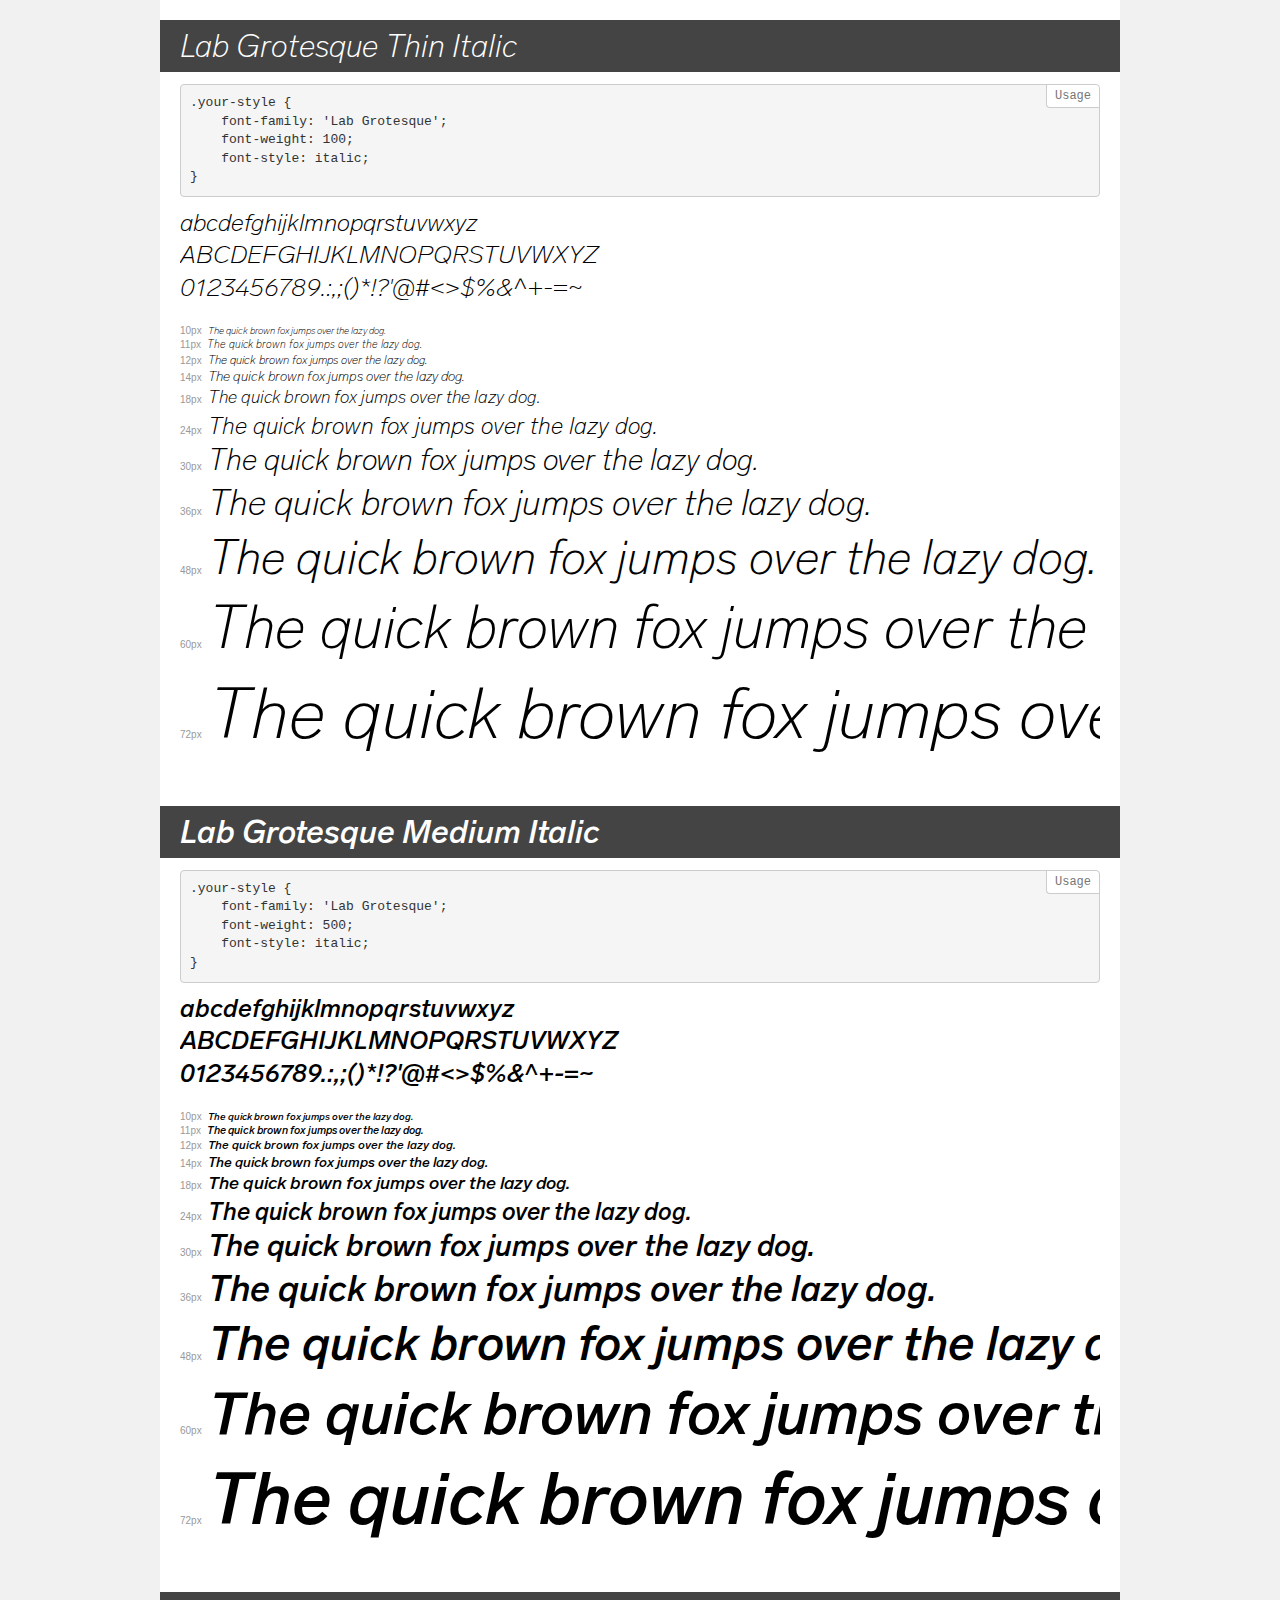
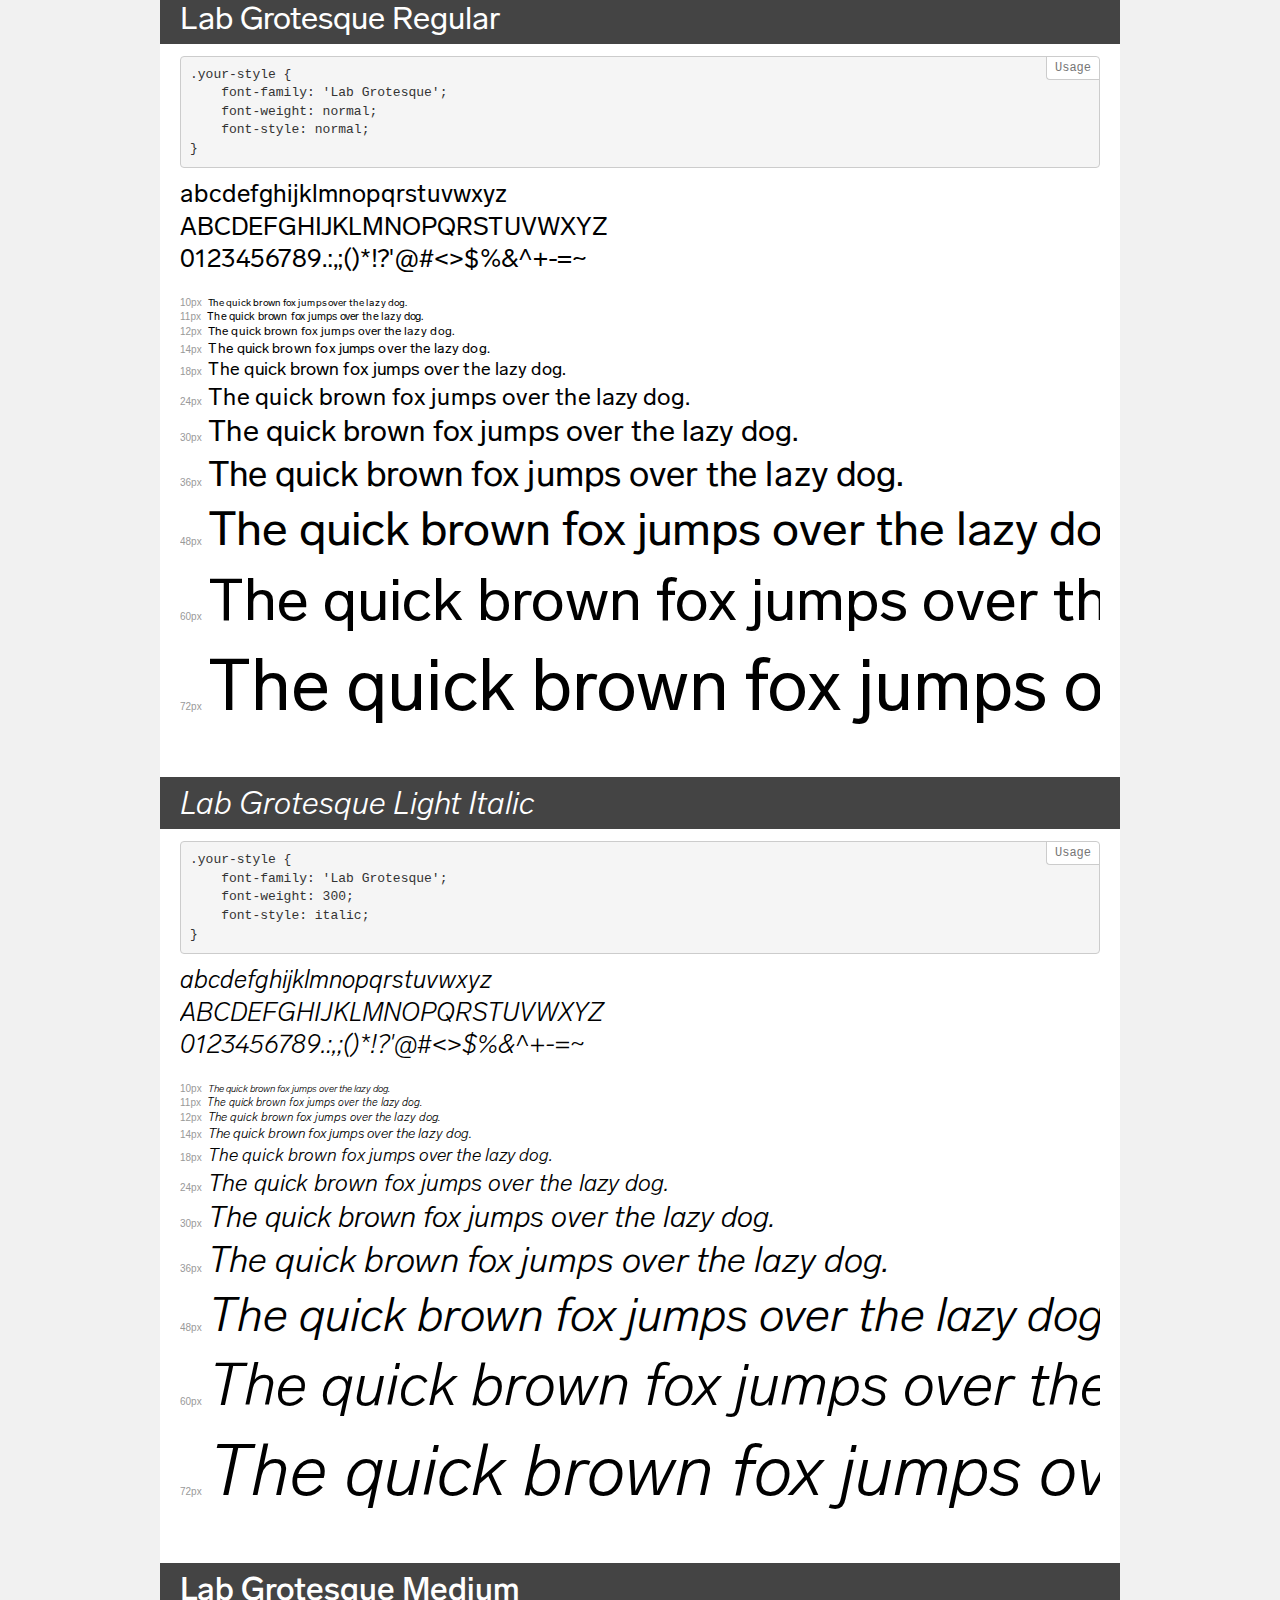
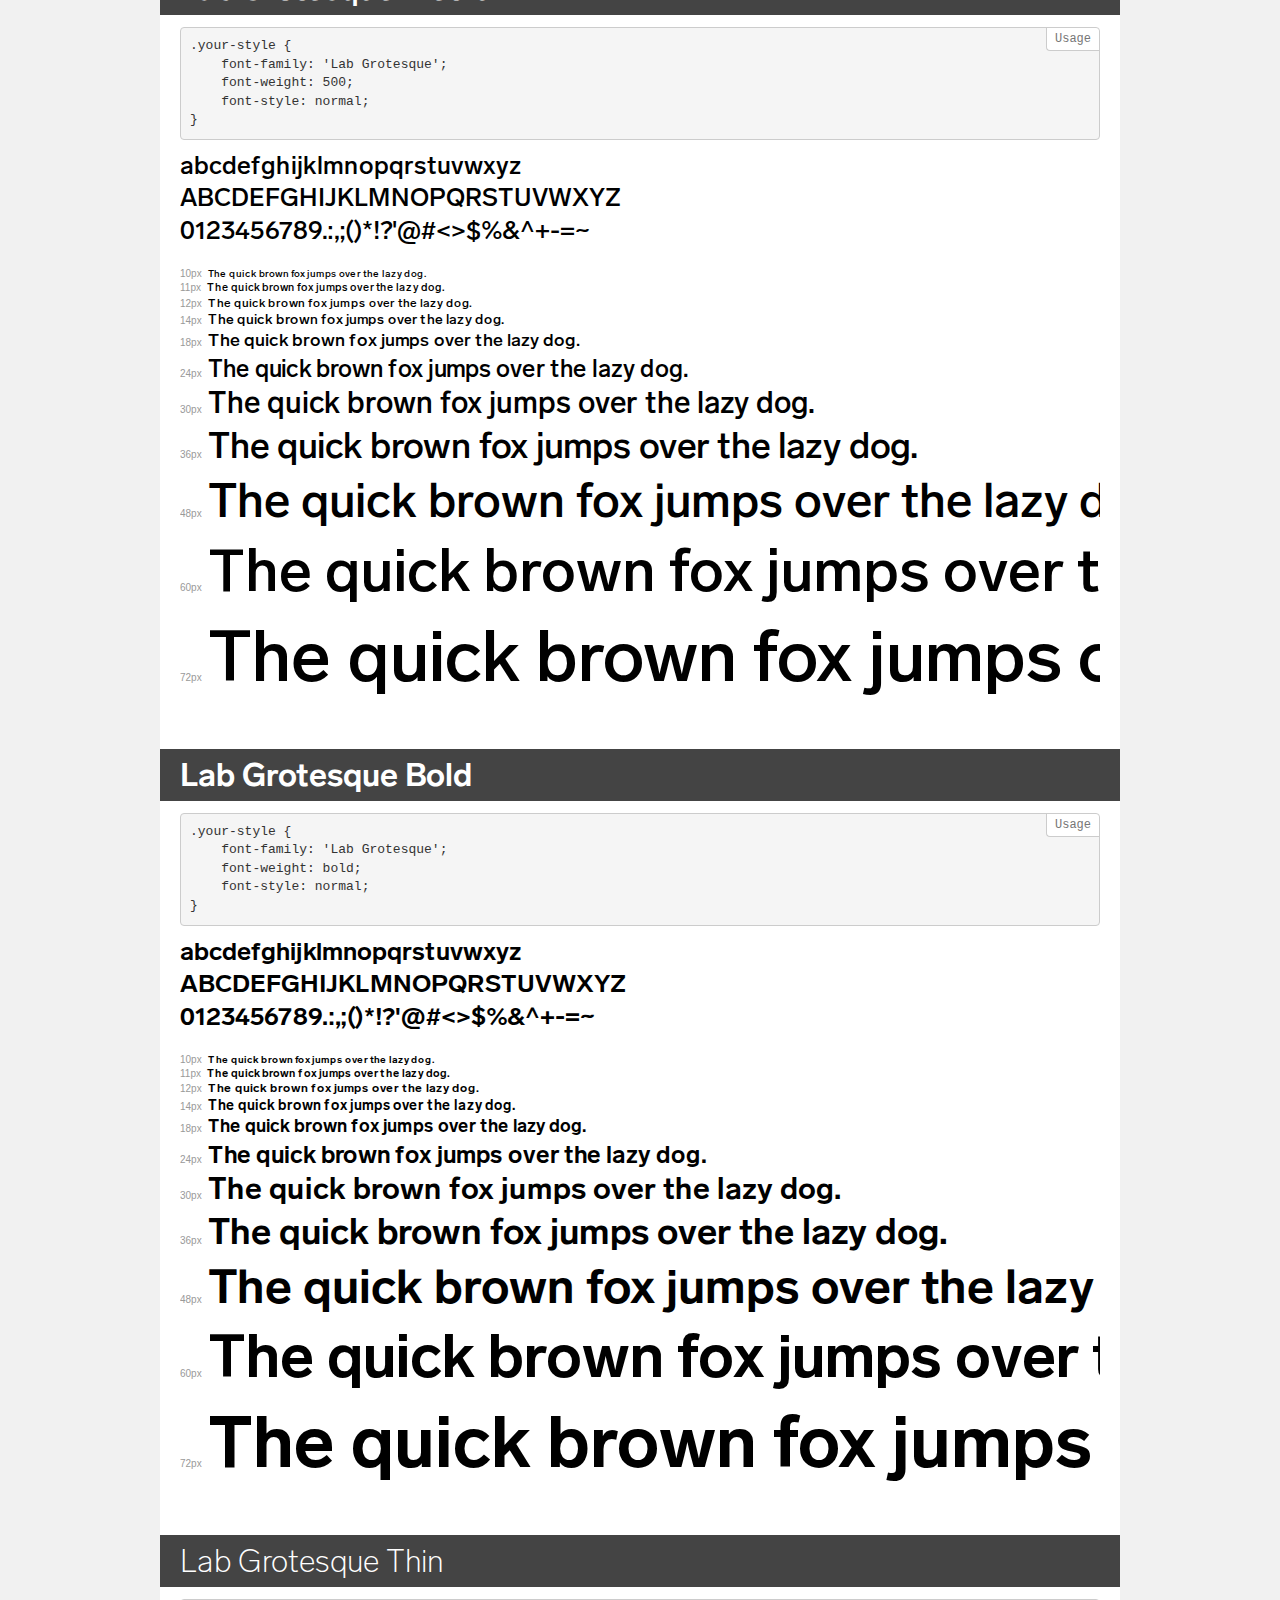
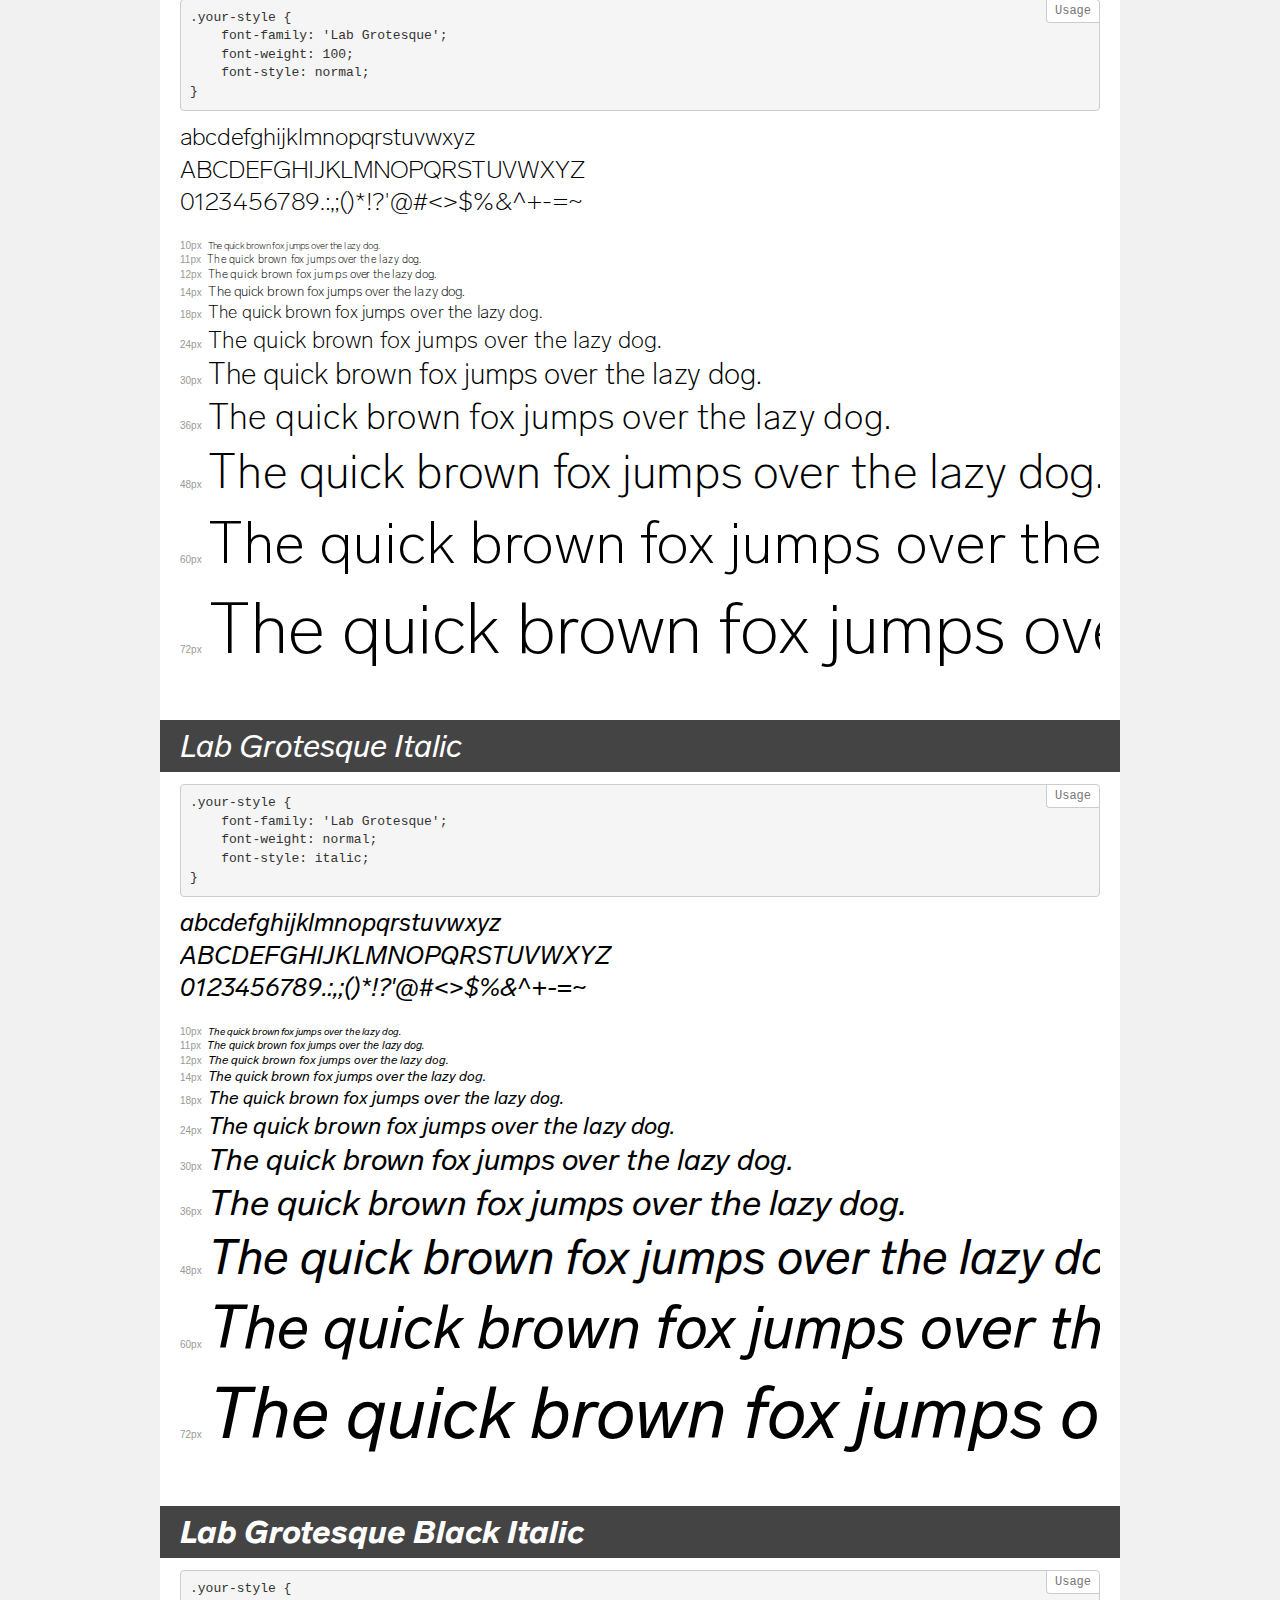
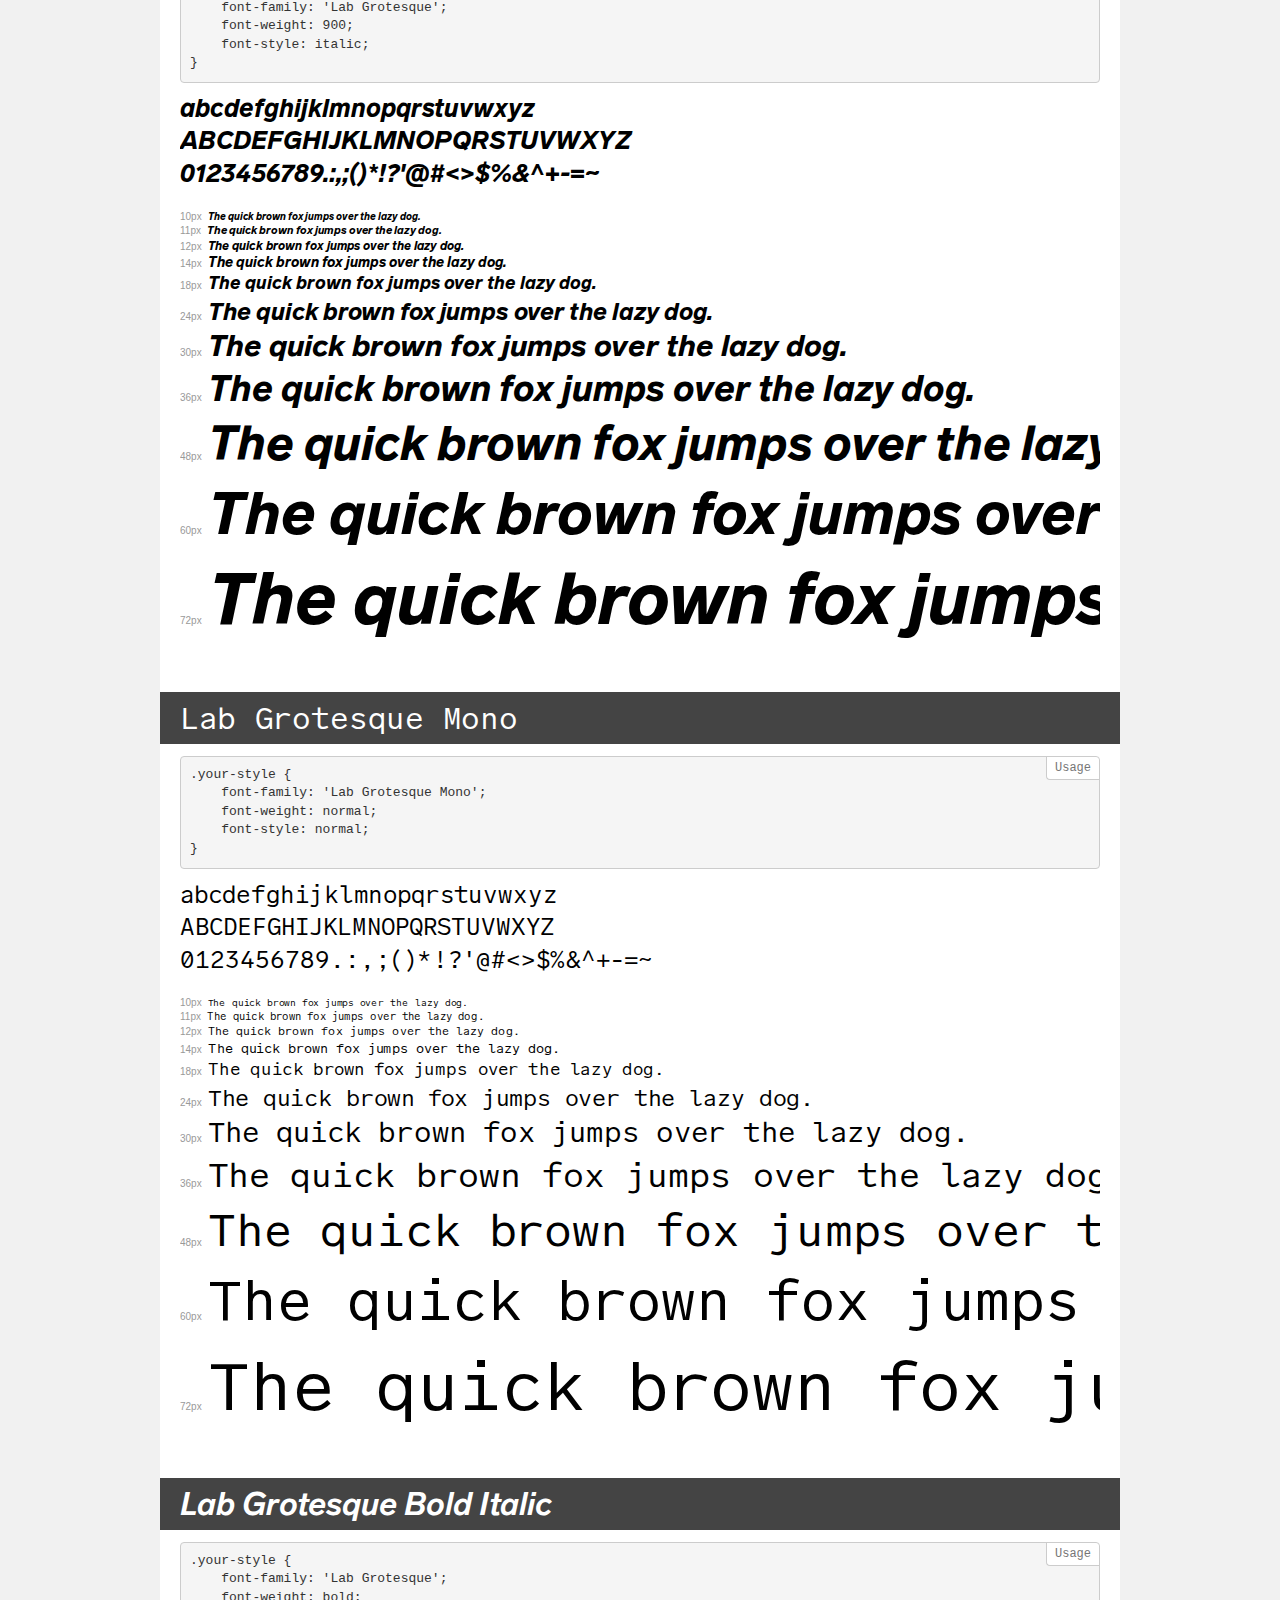
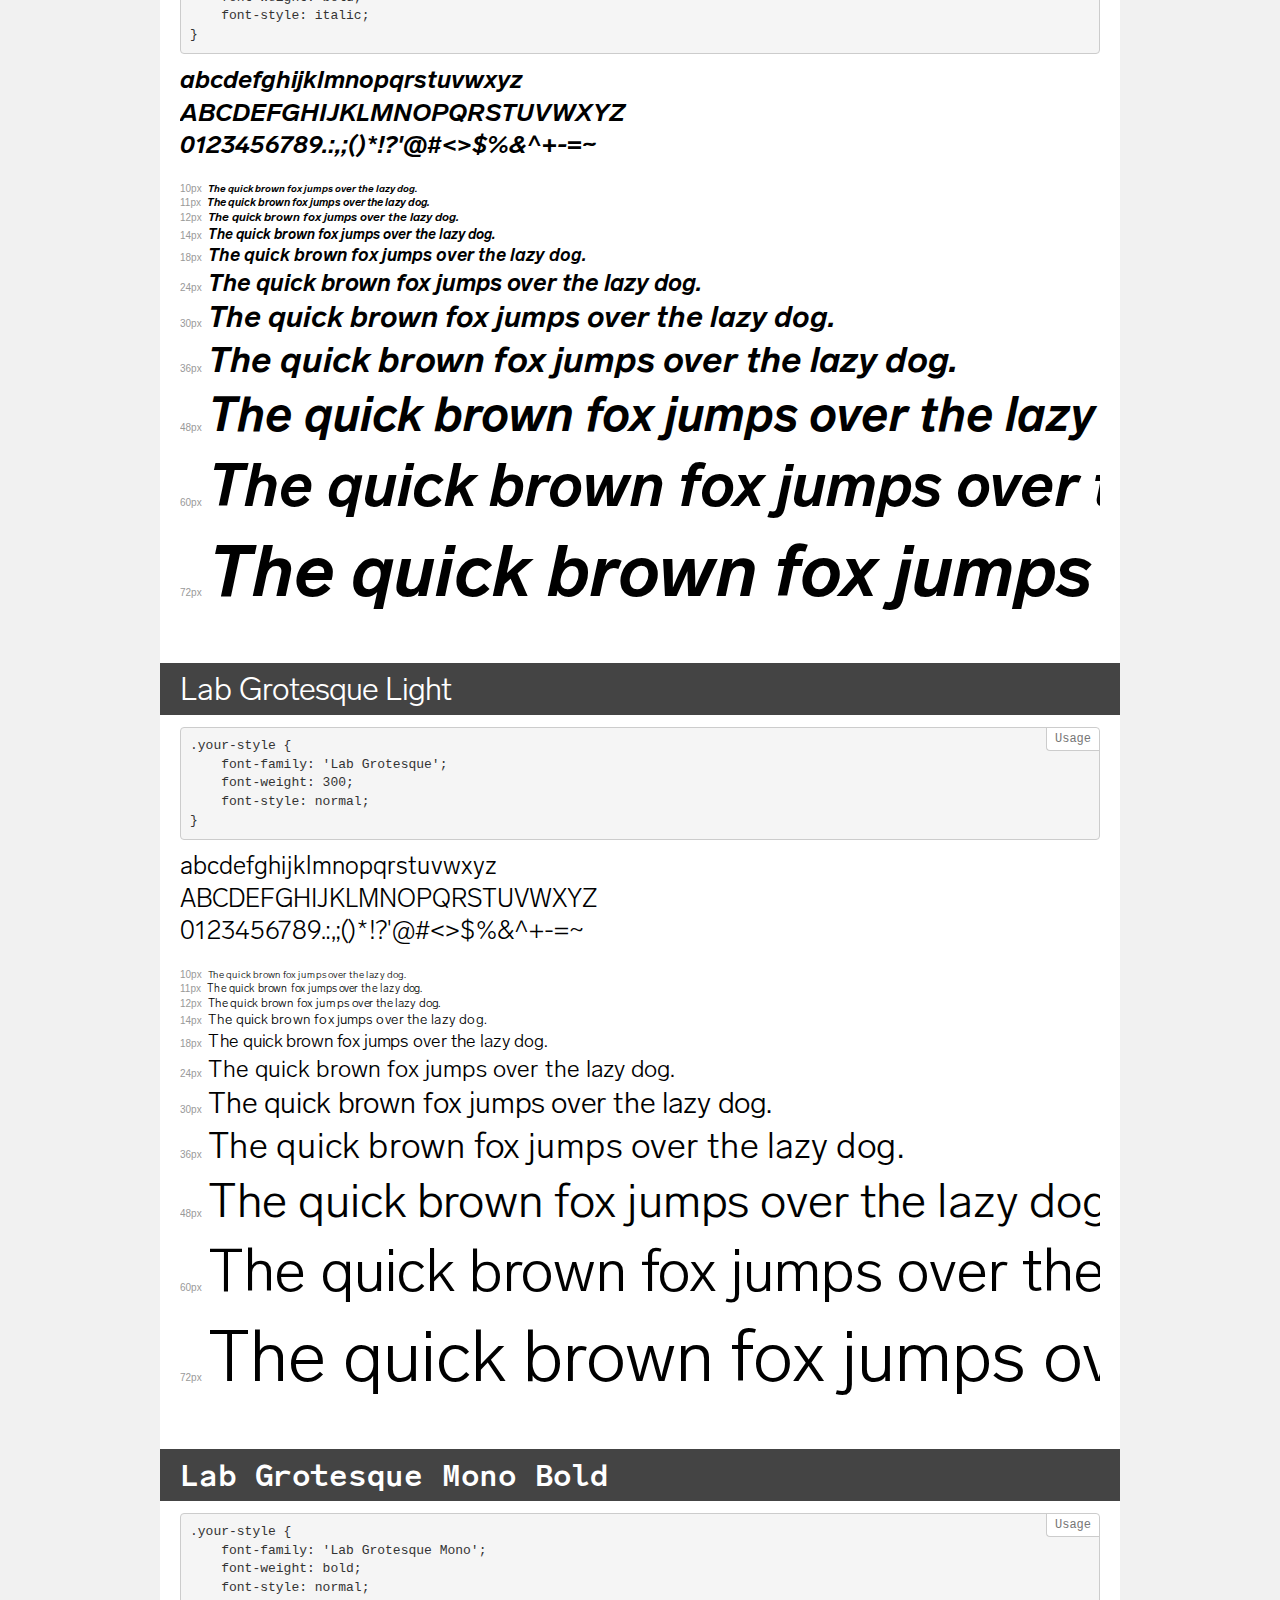
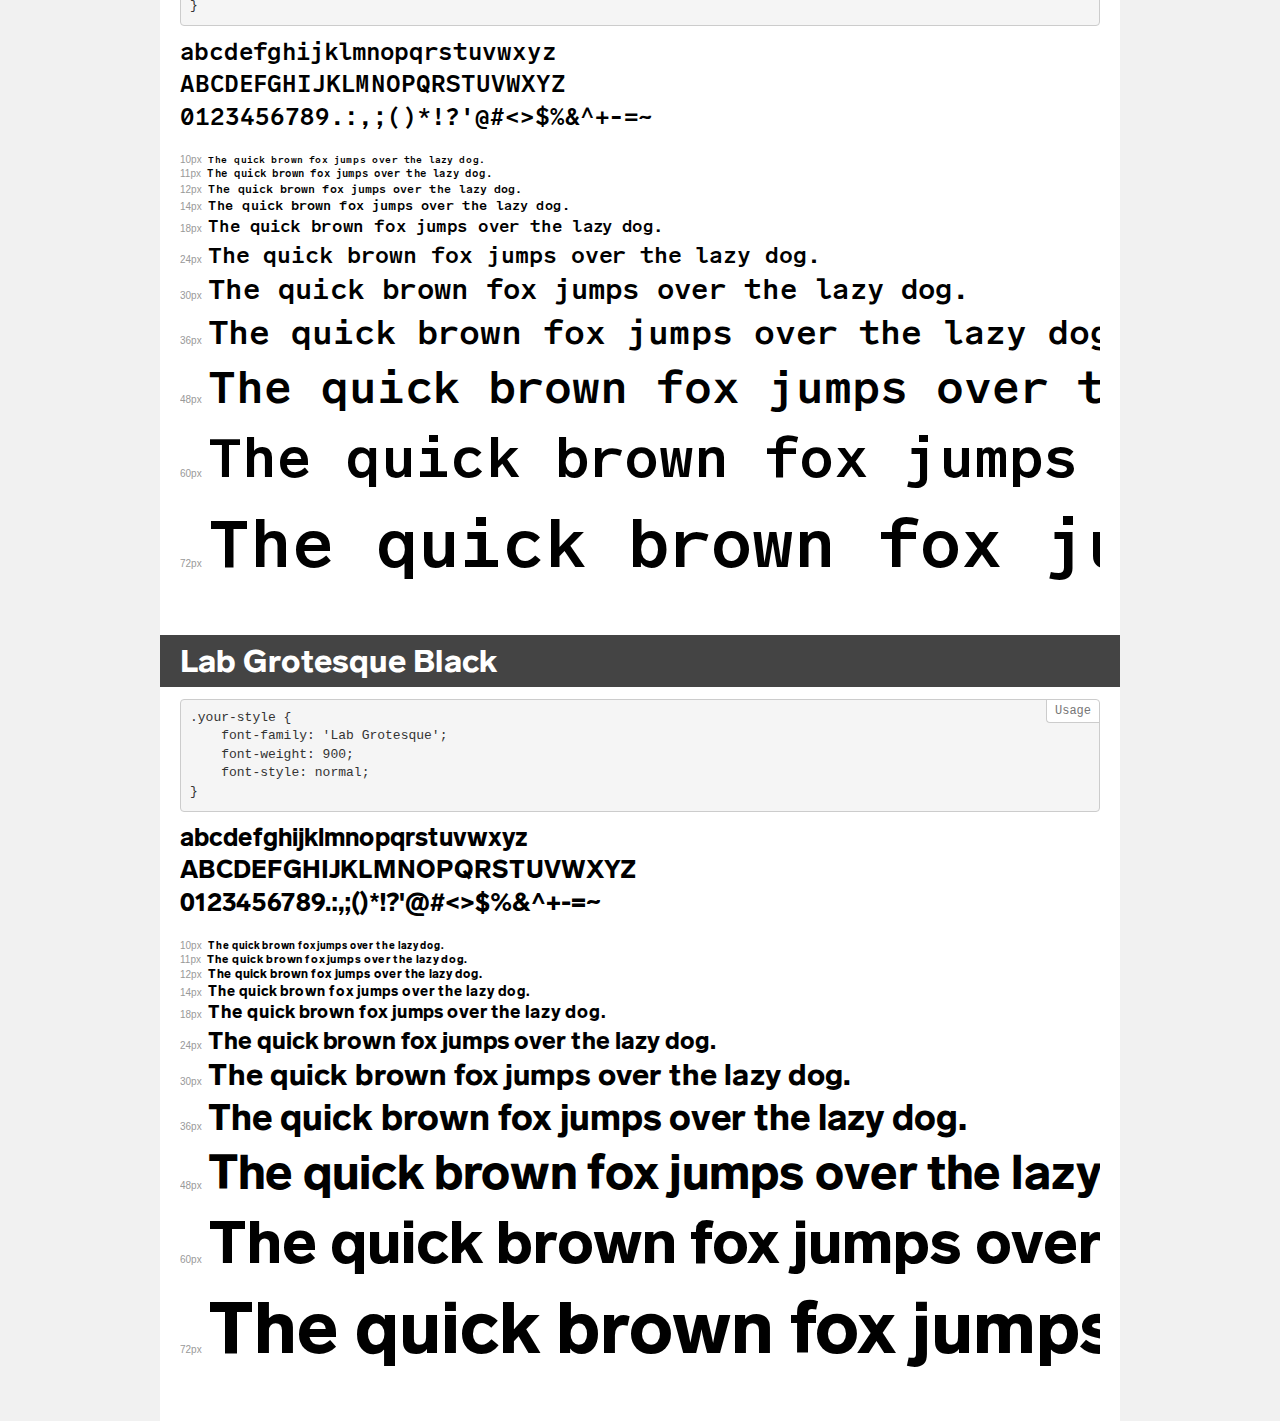
<file: Project 2/fonts/lab/demo.html>
<!DOCTYPE html>
<html>
<head>
    <meta charset="utf-8">
    <meta http-equiv="X-UA-Compatible" content="IE=edge">
    <meta name="viewport" content="width=device-width, initial-scale=1">
    <meta name="robots" content="noindex, noarchive">
    <meta name="format-detection" content="telephone=no">
    <title>Transfonter demo</title>
    <link href="stylesheet.css" rel="stylesheet">
    <style>
        /*
        http://meyerweb.com/eric/tools/css/reset/
        v2.0 | 20110126
        License: none (public domain)
        */
        html, body, div, span, applet, object, iframe,
        h1, h2, h3, h4, h5, h6, p, blockquote, pre,
        a, abbr, acronym, address, big, cite, code,
        del, dfn, em, img, ins, kbd, q, s, samp,
        small, strike, strong, sub, sup, tt, var,
        b, u, i, center,
        dl, dt, dd, ol, ul, li,
        fieldset, form, label, legend,
        table, caption, tbody, tfoot, thead, tr, th, td,
        article, aside, canvas, details, embed,
        figure, figcaption, footer, header, hgroup,
        menu, nav, output, ruby, section, summary,
        time, mark, audio, video {
            margin: 0;
            padding: 0;
            border: 0;
            font-size: 100%;
            font: inherit;
            vertical-align: baseline;
        }
        /* HTML5 display-role reset for older browsers */
        article, aside, details, figcaption, figure,
        footer, header, hgroup, menu, nav, section {
            display: block;
        }
        body {
            line-height: 1;
        }
        ol, ul {
            list-style: none;
        }
        blockquote, q {
            quotes: none;
        }
        blockquote:before, blockquote:after,
        q:before, q:after {
            content: '';
            content: none;
        }
        table {
            border-collapse: collapse;
            border-spacing: 0;
        }
        /* common styles */
        body {
            background: #f1f1f1;
            color: #000;
        }
        .page {
            background: #fff;
            width: 920px;
            margin: 0 auto;
            padding: 20px 20px 0 20px;
            overflow: hidden;
        }
        .font-container {
            overflow-x: auto;
            overflow-y: hidden;
            margin-bottom: 40px;
            line-height: 1.3;
            white-space: nowrap;
            padding-bottom: 5px;
        }
        h1 {
            position: relative;
            background: #444;
            font-size: 32px;
            color: #fff;
            padding: 10px 20px;
            margin: 0 -20px 12px -20px;
        }
        .letters {
            font-size: 25px;
            margin-bottom: 20px;
        }
        .s10:before {
            content: '10px';
        }
        .s11:before {
            content: '11px';
        }
        .s12:before {
            content: '12px';
        }
        .s14:before {
            content: '14px';
        }
        .s18:before {
            content: '18px';
        }
        .s24:before {
            content: '24px';
        }
        .s30:before {
            content: '30px';
        }
        .s36:before {
            content: '36px';
        }
        .s48:before {
            content: '48px';
        }
        .s60:before {
            content: '60px';
        }
        .s72:before {
            content: '72px';
        }
        .s10:before, .s11:before, .s12:before, .s14:before,
        .s18:before, .s24:before, .s30:before, .s36:before,
        .s48:before, .s60:before, .s72:before {
            font-family: Arial, sans-serif;
            font-size: 10px;
            font-weight: normal;
            font-style: normal;
            color: #999;
            padding-right: 6px;
        }
        pre {
            display: block;
            position: relative;
            padding: 9px;
            margin: 0 0 10px;
            font-family: Monaco, Menlo, Consolas, "Courier New", monospace !important;
            font-size: 13px;
            line-height: 1.428571429;
            color: #333;
            font-weight: normal !important;
            font-style: normal !important;
            background-color: #f5f5f5;
            border: 1px solid #ccc;
            overflow-x: auto;
            border-radius: 4px;
        }
        pre:after {
            display: block;
            position: absolute;
            right: 0;
            top: 0;
            content: 'Usage';
            line-height: 1;
            padding: 5px 8px;
            font-size: 12px;
            color: #767676;
            background-color: #fff;
            border: 1px solid #ccc;
            border-right: none;
            border-top: none;
            border-radius: 0 4px 0 4px;
            z-index: 10;
        }
        /* responsive */
        @media (max-width: 959px) {
            .page {
                width: auto;
                margin: 0;
            }
        }
    </style>
</head>
<body>
<div class="page">
    <div class="demo" style="font-family: 'Lab Grotesque'; font-weight: 100; font-style: italic;">
        <h1>Lab Grotesque Thin Italic</h1>
        <pre>.your-style {
    font-family: 'Lab Grotesque';
    font-weight: 100;
    font-style: italic;
}</pre>
        <div class="font-container">
            <p class="letters">
                abcdefghijklmnopqrstuvwxyz<br>
ABCDEFGHIJKLMNOPQRSTUVWXYZ<br>
                0123456789.:,;()*!?'@#<>$%&^+-=~
            </p>
            <p class="s10" style="font-size: 10px;">The quick brown fox jumps over the lazy dog.</p>
            <p class="s11" style="font-size: 11px;">The quick brown fox jumps over the lazy dog.</p>
            <p class="s12" style="font-size: 12px;">The quick brown fox jumps over the lazy dog.</p>
            <p class="s14" style="font-size: 14px;">The quick brown fox jumps over the lazy dog.</p>
            <p class="s18" style="font-size: 18px;">The quick brown fox jumps over the lazy dog.</p>
            <p class="s24" style="font-size: 24px;">The quick brown fox jumps over the lazy dog.</p>
            <p class="s30" style="font-size: 30px;">The quick brown fox jumps over the lazy dog.</p>
            <p class="s36" style="font-size: 36px;">The quick brown fox jumps over the lazy dog.</p>
            <p class="s48" style="font-size: 48px;">The quick brown fox jumps over the lazy dog.</p>
            <p class="s60" style="font-size: 60px;">The quick brown fox jumps over the lazy dog.</p>
            <p class="s72" style="font-size: 72px;">The quick brown fox jumps over the lazy dog.</p>
        </div>
    </div>
    <div class="demo" style="font-family: 'Lab Grotesque'; font-weight: 500; font-style: italic;">
        <h1>Lab Grotesque Medium Italic</h1>
        <pre>.your-style {
    font-family: 'Lab Grotesque';
    font-weight: 500;
    font-style: italic;
}</pre>
        <div class="font-container">
            <p class="letters">
                abcdefghijklmnopqrstuvwxyz<br>
ABCDEFGHIJKLMNOPQRSTUVWXYZ<br>
                0123456789.:,;()*!?'@#<>$%&^+-=~
            </p>
            <p class="s10" style="font-size: 10px;">The quick brown fox jumps over the lazy dog.</p>
            <p class="s11" style="font-size: 11px;">The quick brown fox jumps over the lazy dog.</p>
            <p class="s12" style="font-size: 12px;">The quick brown fox jumps over the lazy dog.</p>
            <p class="s14" style="font-size: 14px;">The quick brown fox jumps over the lazy dog.</p>
            <p class="s18" style="font-size: 18px;">The quick brown fox jumps over the lazy dog.</p>
            <p class="s24" style="font-size: 24px;">The quick brown fox jumps over the lazy dog.</p>
            <p class="s30" style="font-size: 30px;">The quick brown fox jumps over the lazy dog.</p>
            <p class="s36" style="font-size: 36px;">The quick brown fox jumps over the lazy dog.</p>
            <p class="s48" style="font-size: 48px;">The quick brown fox jumps over the lazy dog.</p>
            <p class="s60" style="font-size: 60px;">The quick brown fox jumps over the lazy dog.</p>
            <p class="s72" style="font-size: 72px;">The quick brown fox jumps over the lazy dog.</p>
        </div>
    </div>
    <div class="demo" style="font-family: 'Lab Grotesque'; font-weight: normal; font-style: normal;">
        <h1>Lab Grotesque Regular</h1>
        <pre>.your-style {
    font-family: 'Lab Grotesque';
    font-weight: normal;
    font-style: normal;
}</pre>
        <div class="font-container">
            <p class="letters">
                abcdefghijklmnopqrstuvwxyz<br>
ABCDEFGHIJKLMNOPQRSTUVWXYZ<br>
                0123456789.:,;()*!?'@#<>$%&^+-=~
            </p>
            <p class="s10" style="font-size: 10px;">The quick brown fox jumps over the lazy dog.</p>
            <p class="s11" style="font-size: 11px;">The quick brown fox jumps over the lazy dog.</p>
            <p class="s12" style="font-size: 12px;">The quick brown fox jumps over the lazy dog.</p>
            <p class="s14" style="font-size: 14px;">The quick brown fox jumps over the lazy dog.</p>
            <p class="s18" style="font-size: 18px;">The quick brown fox jumps over the lazy dog.</p>
            <p class="s24" style="font-size: 24px;">The quick brown fox jumps over the lazy dog.</p>
            <p class="s30" style="font-size: 30px;">The quick brown fox jumps over the lazy dog.</p>
            <p class="s36" style="font-size: 36px;">The quick brown fox jumps over the lazy dog.</p>
            <p class="s48" style="font-size: 48px;">The quick brown fox jumps over the lazy dog.</p>
            <p class="s60" style="font-size: 60px;">The quick brown fox jumps over the lazy dog.</p>
            <p class="s72" style="font-size: 72px;">The quick brown fox jumps over the lazy dog.</p>
        </div>
    </div>
    <div class="demo" style="font-family: 'Lab Grotesque'; font-weight: 300; font-style: italic;">
        <h1>Lab Grotesque Light Italic</h1>
        <pre>.your-style {
    font-family: 'Lab Grotesque';
    font-weight: 300;
    font-style: italic;
}</pre>
        <div class="font-container">
            <p class="letters">
                abcdefghijklmnopqrstuvwxyz<br>
ABCDEFGHIJKLMNOPQRSTUVWXYZ<br>
                0123456789.:,;()*!?'@#<>$%&^+-=~
            </p>
            <p class="s10" style="font-size: 10px;">The quick brown fox jumps over the lazy dog.</p>
            <p class="s11" style="font-size: 11px;">The quick brown fox jumps over the lazy dog.</p>
            <p class="s12" style="font-size: 12px;">The quick brown fox jumps over the lazy dog.</p>
            <p class="s14" style="font-size: 14px;">The quick brown fox jumps over the lazy dog.</p>
            <p class="s18" style="font-size: 18px;">The quick brown fox jumps over the lazy dog.</p>
            <p class="s24" style="font-size: 24px;">The quick brown fox jumps over the lazy dog.</p>
            <p class="s30" style="font-size: 30px;">The quick brown fox jumps over the lazy dog.</p>
            <p class="s36" style="font-size: 36px;">The quick brown fox jumps over the lazy dog.</p>
            <p class="s48" style="font-size: 48px;">The quick brown fox jumps over the lazy dog.</p>
            <p class="s60" style="font-size: 60px;">The quick brown fox jumps over the lazy dog.</p>
            <p class="s72" style="font-size: 72px;">The quick brown fox jumps over the lazy dog.</p>
        </div>
    </div>
    <div class="demo" style="font-family: 'Lab Grotesque'; font-weight: 500; font-style: normal;">
        <h1>Lab Grotesque Medium</h1>
        <pre>.your-style {
    font-family: 'Lab Grotesque';
    font-weight: 500;
    font-style: normal;
}</pre>
        <div class="font-container">
            <p class="letters">
                abcdefghijklmnopqrstuvwxyz<br>
ABCDEFGHIJKLMNOPQRSTUVWXYZ<br>
                0123456789.:,;()*!?'@#<>$%&^+-=~
            </p>
            <p class="s10" style="font-size: 10px;">The quick brown fox jumps over the lazy dog.</p>
            <p class="s11" style="font-size: 11px;">The quick brown fox jumps over the lazy dog.</p>
            <p class="s12" style="font-size: 12px;">The quick brown fox jumps over the lazy dog.</p>
            <p class="s14" style="font-size: 14px;">The quick brown fox jumps over the lazy dog.</p>
            <p class="s18" style="font-size: 18px;">The quick brown fox jumps over the lazy dog.</p>
            <p class="s24" style="font-size: 24px;">The quick brown fox jumps over the lazy dog.</p>
            <p class="s30" style="font-size: 30px;">The quick brown fox jumps over the lazy dog.</p>
            <p class="s36" style="font-size: 36px;">The quick brown fox jumps over the lazy dog.</p>
            <p class="s48" style="font-size: 48px;">The quick brown fox jumps over the lazy dog.</p>
            <p class="s60" style="font-size: 60px;">The quick brown fox jumps over the lazy dog.</p>
            <p class="s72" style="font-size: 72px;">The quick brown fox jumps over the lazy dog.</p>
        </div>
    </div>
    <div class="demo" style="font-family: 'Lab Grotesque'; font-weight: bold; font-style: normal;">
        <h1>Lab Grotesque Bold</h1>
        <pre>.your-style {
    font-family: 'Lab Grotesque';
    font-weight: bold;
    font-style: normal;
}</pre>
        <div class="font-container">
            <p class="letters">
                abcdefghijklmnopqrstuvwxyz<br>
ABCDEFGHIJKLMNOPQRSTUVWXYZ<br>
                0123456789.:,;()*!?'@#<>$%&^+-=~
            </p>
            <p class="s10" style="font-size: 10px;">The quick brown fox jumps over the lazy dog.</p>
            <p class="s11" style="font-size: 11px;">The quick brown fox jumps over the lazy dog.</p>
            <p class="s12" style="font-size: 12px;">The quick brown fox jumps over the lazy dog.</p>
            <p class="s14" style="font-size: 14px;">The quick brown fox jumps over the lazy dog.</p>
            <p class="s18" style="font-size: 18px;">The quick brown fox jumps over the lazy dog.</p>
            <p class="s24" style="font-size: 24px;">The quick brown fox jumps over the lazy dog.</p>
            <p class="s30" style="font-size: 30px;">The quick brown fox jumps over the lazy dog.</p>
            <p class="s36" style="font-size: 36px;">The quick brown fox jumps over the lazy dog.</p>
            <p class="s48" style="font-size: 48px;">The quick brown fox jumps over the lazy dog.</p>
            <p class="s60" style="font-size: 60px;">The quick brown fox jumps over the lazy dog.</p>
            <p class="s72" style="font-size: 72px;">The quick brown fox jumps over the lazy dog.</p>
        </div>
    </div>
    <div class="demo" style="font-family: 'Lab Grotesque'; font-weight: 100; font-style: normal;">
        <h1>Lab Grotesque Thin</h1>
        <pre>.your-style {
    font-family: 'Lab Grotesque';
    font-weight: 100;
    font-style: normal;
}</pre>
        <div class="font-container">
            <p class="letters">
                abcdefghijklmnopqrstuvwxyz<br>
ABCDEFGHIJKLMNOPQRSTUVWXYZ<br>
                0123456789.:,;()*!?'@#<>$%&^+-=~
            </p>
            <p class="s10" style="font-size: 10px;">The quick brown fox jumps over the lazy dog.</p>
            <p class="s11" style="font-size: 11px;">The quick brown fox jumps over the lazy dog.</p>
            <p class="s12" style="font-size: 12px;">The quick brown fox jumps over the lazy dog.</p>
            <p class="s14" style="font-size: 14px;">The quick brown fox jumps over the lazy dog.</p>
            <p class="s18" style="font-size: 18px;">The quick brown fox jumps over the lazy dog.</p>
            <p class="s24" style="font-size: 24px;">The quick brown fox jumps over the lazy dog.</p>
            <p class="s30" style="font-size: 30px;">The quick brown fox jumps over the lazy dog.</p>
            <p class="s36" style="font-size: 36px;">The quick brown fox jumps over the lazy dog.</p>
            <p class="s48" style="font-size: 48px;">The quick brown fox jumps over the lazy dog.</p>
            <p class="s60" style="font-size: 60px;">The quick brown fox jumps over the lazy dog.</p>
            <p class="s72" style="font-size: 72px;">The quick brown fox jumps over the lazy dog.</p>
        </div>
    </div>
    <div class="demo" style="font-family: 'Lab Grotesque'; font-weight: normal; font-style: italic;">
        <h1>Lab Grotesque Italic</h1>
        <pre>.your-style {
    font-family: 'Lab Grotesque';
    font-weight: normal;
    font-style: italic;
}</pre>
        <div class="font-container">
            <p class="letters">
                abcdefghijklmnopqrstuvwxyz<br>
ABCDEFGHIJKLMNOPQRSTUVWXYZ<br>
                0123456789.:,;()*!?'@#<>$%&^+-=~
            </p>
            <p class="s10" style="font-size: 10px;">The quick brown fox jumps over the lazy dog.</p>
            <p class="s11" style="font-size: 11px;">The quick brown fox jumps over the lazy dog.</p>
            <p class="s12" style="font-size: 12px;">The quick brown fox jumps over the lazy dog.</p>
            <p class="s14" style="font-size: 14px;">The quick brown fox jumps over the lazy dog.</p>
            <p class="s18" style="font-size: 18px;">The quick brown fox jumps over the lazy dog.</p>
            <p class="s24" style="font-size: 24px;">The quick brown fox jumps over the lazy dog.</p>
            <p class="s30" style="font-size: 30px;">The quick brown fox jumps over the lazy dog.</p>
            <p class="s36" style="font-size: 36px;">The quick brown fox jumps over the lazy dog.</p>
            <p class="s48" style="font-size: 48px;">The quick brown fox jumps over the lazy dog.</p>
            <p class="s60" style="font-size: 60px;">The quick brown fox jumps over the lazy dog.</p>
            <p class="s72" style="font-size: 72px;">The quick brown fox jumps over the lazy dog.</p>
        </div>
    </div>
    <div class="demo" style="font-family: 'Lab Grotesque'; font-weight: 900; font-style: italic;">
        <h1>Lab Grotesque Black Italic</h1>
        <pre>.your-style {
    font-family: 'Lab Grotesque';
    font-weight: 900;
    font-style: italic;
}</pre>
        <div class="font-container">
            <p class="letters">
                abcdefghijklmnopqrstuvwxyz<br>
ABCDEFGHIJKLMNOPQRSTUVWXYZ<br>
                0123456789.:,;()*!?'@#<>$%&^+-=~
            </p>
            <p class="s10" style="font-size: 10px;">The quick brown fox jumps over the lazy dog.</p>
            <p class="s11" style="font-size: 11px;">The quick brown fox jumps over the lazy dog.</p>
            <p class="s12" style="font-size: 12px;">The quick brown fox jumps over the lazy dog.</p>
            <p class="s14" style="font-size: 14px;">The quick brown fox jumps over the lazy dog.</p>
            <p class="s18" style="font-size: 18px;">The quick brown fox jumps over the lazy dog.</p>
            <p class="s24" style="font-size: 24px;">The quick brown fox jumps over the lazy dog.</p>
            <p class="s30" style="font-size: 30px;">The quick brown fox jumps over the lazy dog.</p>
            <p class="s36" style="font-size: 36px;">The quick brown fox jumps over the lazy dog.</p>
            <p class="s48" style="font-size: 48px;">The quick brown fox jumps over the lazy dog.</p>
            <p class="s60" style="font-size: 60px;">The quick brown fox jumps over the lazy dog.</p>
            <p class="s72" style="font-size: 72px;">The quick brown fox jumps over the lazy dog.</p>
        </div>
    </div>
    <div class="demo" style="font-family: 'Lab Grotesque Mono'; font-weight: normal; font-style: normal;">
        <h1>Lab Grotesque Mono</h1>
        <pre>.your-style {
    font-family: 'Lab Grotesque Mono';
    font-weight: normal;
    font-style: normal;
}</pre>
        <div class="font-container">
            <p class="letters">
                abcdefghijklmnopqrstuvwxyz<br>
ABCDEFGHIJKLMNOPQRSTUVWXYZ<br>
                0123456789.:,;()*!?'@#<>$%&^+-=~
            </p>
            <p class="s10" style="font-size: 10px;">The quick brown fox jumps over the lazy dog.</p>
            <p class="s11" style="font-size: 11px;">The quick brown fox jumps over the lazy dog.</p>
            <p class="s12" style="font-size: 12px;">The quick brown fox jumps over the lazy dog.</p>
            <p class="s14" style="font-size: 14px;">The quick brown fox jumps over the lazy dog.</p>
            <p class="s18" style="font-size: 18px;">The quick brown fox jumps over the lazy dog.</p>
            <p class="s24" style="font-size: 24px;">The quick brown fox jumps over the lazy dog.</p>
            <p class="s30" style="font-size: 30px;">The quick brown fox jumps over the lazy dog.</p>
            <p class="s36" style="font-size: 36px;">The quick brown fox jumps over the lazy dog.</p>
            <p class="s48" style="font-size: 48px;">The quick brown fox jumps over the lazy dog.</p>
            <p class="s60" style="font-size: 60px;">The quick brown fox jumps over the lazy dog.</p>
            <p class="s72" style="font-size: 72px;">The quick brown fox jumps over the lazy dog.</p>
        </div>
    </div>
    <div class="demo" style="font-family: 'Lab Grotesque'; font-weight: bold; font-style: italic;">
        <h1>Lab Grotesque Bold Italic</h1>
        <pre>.your-style {
    font-family: 'Lab Grotesque';
    font-weight: bold;
    font-style: italic;
}</pre>
        <div class="font-container">
            <p class="letters">
                abcdefghijklmnopqrstuvwxyz<br>
ABCDEFGHIJKLMNOPQRSTUVWXYZ<br>
                0123456789.:,;()*!?'@#<>$%&^+-=~
            </p>
            <p class="s10" style="font-size: 10px;">The quick brown fox jumps over the lazy dog.</p>
            <p class="s11" style="font-size: 11px;">The quick brown fox jumps over the lazy dog.</p>
            <p class="s12" style="font-size: 12px;">The quick brown fox jumps over the lazy dog.</p>
            <p class="s14" style="font-size: 14px;">The quick brown fox jumps over the lazy dog.</p>
            <p class="s18" style="font-size: 18px;">The quick brown fox jumps over the lazy dog.</p>
            <p class="s24" style="font-size: 24px;">The quick brown fox jumps over the lazy dog.</p>
            <p class="s30" style="font-size: 30px;">The quick brown fox jumps over the lazy dog.</p>
            <p class="s36" style="font-size: 36px;">The quick brown fox jumps over the lazy dog.</p>
            <p class="s48" style="font-size: 48px;">The quick brown fox jumps over the lazy dog.</p>
            <p class="s60" style="font-size: 60px;">The quick brown fox jumps over the lazy dog.</p>
            <p class="s72" style="font-size: 72px;">The quick brown fox jumps over the lazy dog.</p>
        </div>
    </div>
    <div class="demo" style="font-family: 'Lab Grotesque'; font-weight: 300; font-style: normal;">
        <h1>Lab Grotesque Light</h1>
        <pre>.your-style {
    font-family: 'Lab Grotesque';
    font-weight: 300;
    font-style: normal;
}</pre>
        <div class="font-container">
            <p class="letters">
                abcdefghijklmnopqrstuvwxyz<br>
ABCDEFGHIJKLMNOPQRSTUVWXYZ<br>
                0123456789.:,;()*!?'@#<>$%&^+-=~
            </p>
            <p class="s10" style="font-size: 10px;">The quick brown fox jumps over the lazy dog.</p>
            <p class="s11" style="font-size: 11px;">The quick brown fox jumps over the lazy dog.</p>
            <p class="s12" style="font-size: 12px;">The quick brown fox jumps over the lazy dog.</p>
            <p class="s14" style="font-size: 14px;">The quick brown fox jumps over the lazy dog.</p>
            <p class="s18" style="font-size: 18px;">The quick brown fox jumps over the lazy dog.</p>
            <p class="s24" style="font-size: 24px;">The quick brown fox jumps over the lazy dog.</p>
            <p class="s30" style="font-size: 30px;">The quick brown fox jumps over the lazy dog.</p>
            <p class="s36" style="font-size: 36px;">The quick brown fox jumps over the lazy dog.</p>
            <p class="s48" style="font-size: 48px;">The quick brown fox jumps over the lazy dog.</p>
            <p class="s60" style="font-size: 60px;">The quick brown fox jumps over the lazy dog.</p>
            <p class="s72" style="font-size: 72px;">The quick brown fox jumps over the lazy dog.</p>
        </div>
    </div>
    <div class="demo" style="font-family: 'Lab Grotesque Mono'; font-weight: bold; font-style: normal;">
        <h1>Lab Grotesque Mono Bold</h1>
        <pre>.your-style {
    font-family: 'Lab Grotesque Mono';
    font-weight: bold;
    font-style: normal;
}</pre>
        <div class="font-container">
            <p class="letters">
                abcdefghijklmnopqrstuvwxyz<br>
ABCDEFGHIJKLMNOPQRSTUVWXYZ<br>
                0123456789.:,;()*!?'@#<>$%&^+-=~
            </p>
            <p class="s10" style="font-size: 10px;">The quick brown fox jumps over the lazy dog.</p>
            <p class="s11" style="font-size: 11px;">The quick brown fox jumps over the lazy dog.</p>
            <p class="s12" style="font-size: 12px;">The quick brown fox jumps over the lazy dog.</p>
            <p class="s14" style="font-size: 14px;">The quick brown fox jumps over the lazy dog.</p>
            <p class="s18" style="font-size: 18px;">The quick brown fox jumps over the lazy dog.</p>
            <p class="s24" style="font-size: 24px;">The quick brown fox jumps over the lazy dog.</p>
            <p class="s30" style="font-size: 30px;">The quick brown fox jumps over the lazy dog.</p>
            <p class="s36" style="font-size: 36px;">The quick brown fox jumps over the lazy dog.</p>
            <p class="s48" style="font-size: 48px;">The quick brown fox jumps over the lazy dog.</p>
            <p class="s60" style="font-size: 60px;">The quick brown fox jumps over the lazy dog.</p>
            <p class="s72" style="font-size: 72px;">The quick brown fox jumps over the lazy dog.</p>
        </div>
    </div>
    <div class="demo" style="font-family: 'Lab Grotesque'; font-weight: 900; font-style: normal;">
        <h1>Lab Grotesque Black</h1>
        <pre>.your-style {
    font-family: 'Lab Grotesque';
    font-weight: 900;
    font-style: normal;
}</pre>
        <div class="font-container">
            <p class="letters">
                abcdefghijklmnopqrstuvwxyz<br>
ABCDEFGHIJKLMNOPQRSTUVWXYZ<br>
                0123456789.:,;()*!?'@#<>$%&^+-=~
            </p>
            <p class="s10" style="font-size: 10px;">The quick brown fox jumps over the lazy dog.</p>
            <p class="s11" style="font-size: 11px;">The quick brown fox jumps over the lazy dog.</p>
            <p class="s12" style="font-size: 12px;">The quick brown fox jumps over the lazy dog.</p>
            <p class="s14" style="font-size: 14px;">The quick brown fox jumps over the lazy dog.</p>
            <p class="s18" style="font-size: 18px;">The quick brown fox jumps over the lazy dog.</p>
            <p class="s24" style="font-size: 24px;">The quick brown fox jumps over the lazy dog.</p>
            <p class="s30" style="font-size: 30px;">The quick brown fox jumps over the lazy dog.</p>
            <p class="s36" style="font-size: 36px;">The quick brown fox jumps over the lazy dog.</p>
            <p class="s48" style="font-size: 48px;">The quick brown fox jumps over the lazy dog.</p>
            <p class="s60" style="font-size: 60px;">The quick brown fox jumps over the lazy dog.</p>
            <p class="s72" style="font-size: 72px;">The quick brown fox jumps over the lazy dog.</p>
        </div>
    </div>
</div>
</body>
</html>
</file>
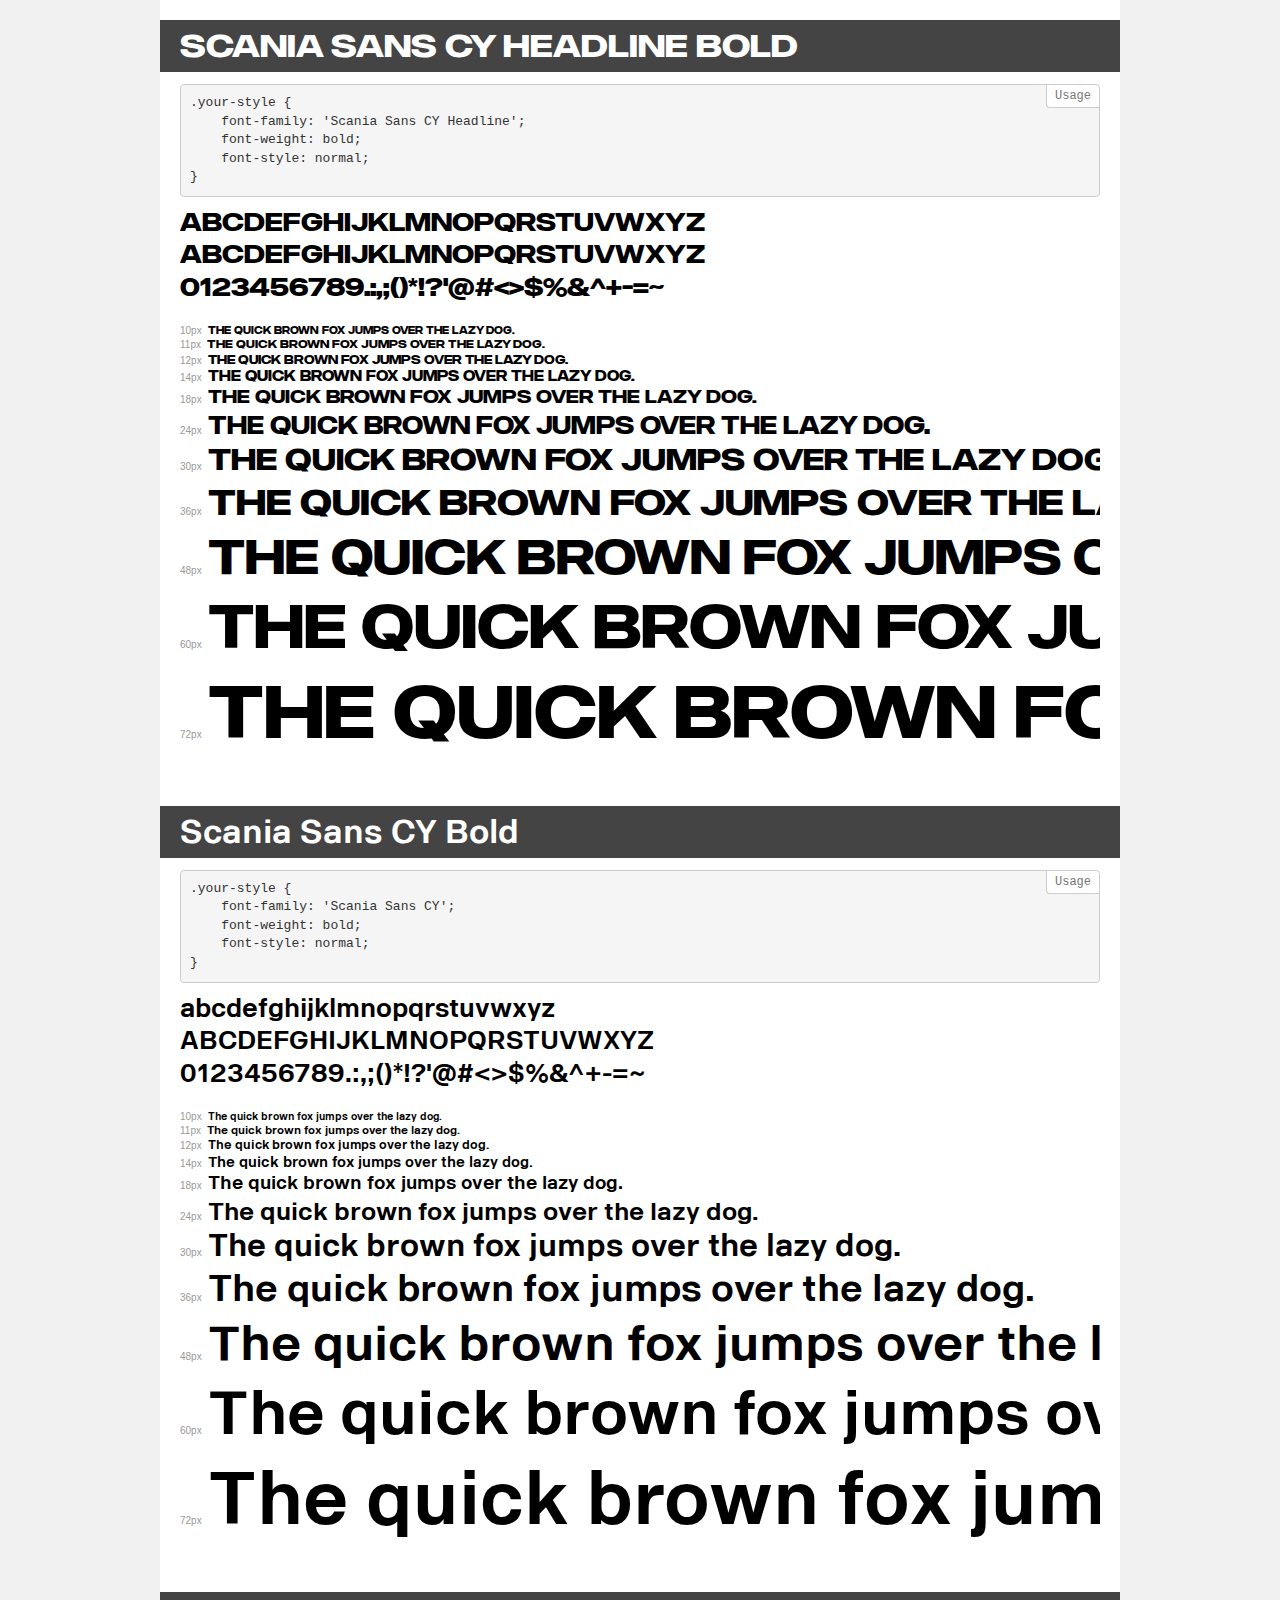
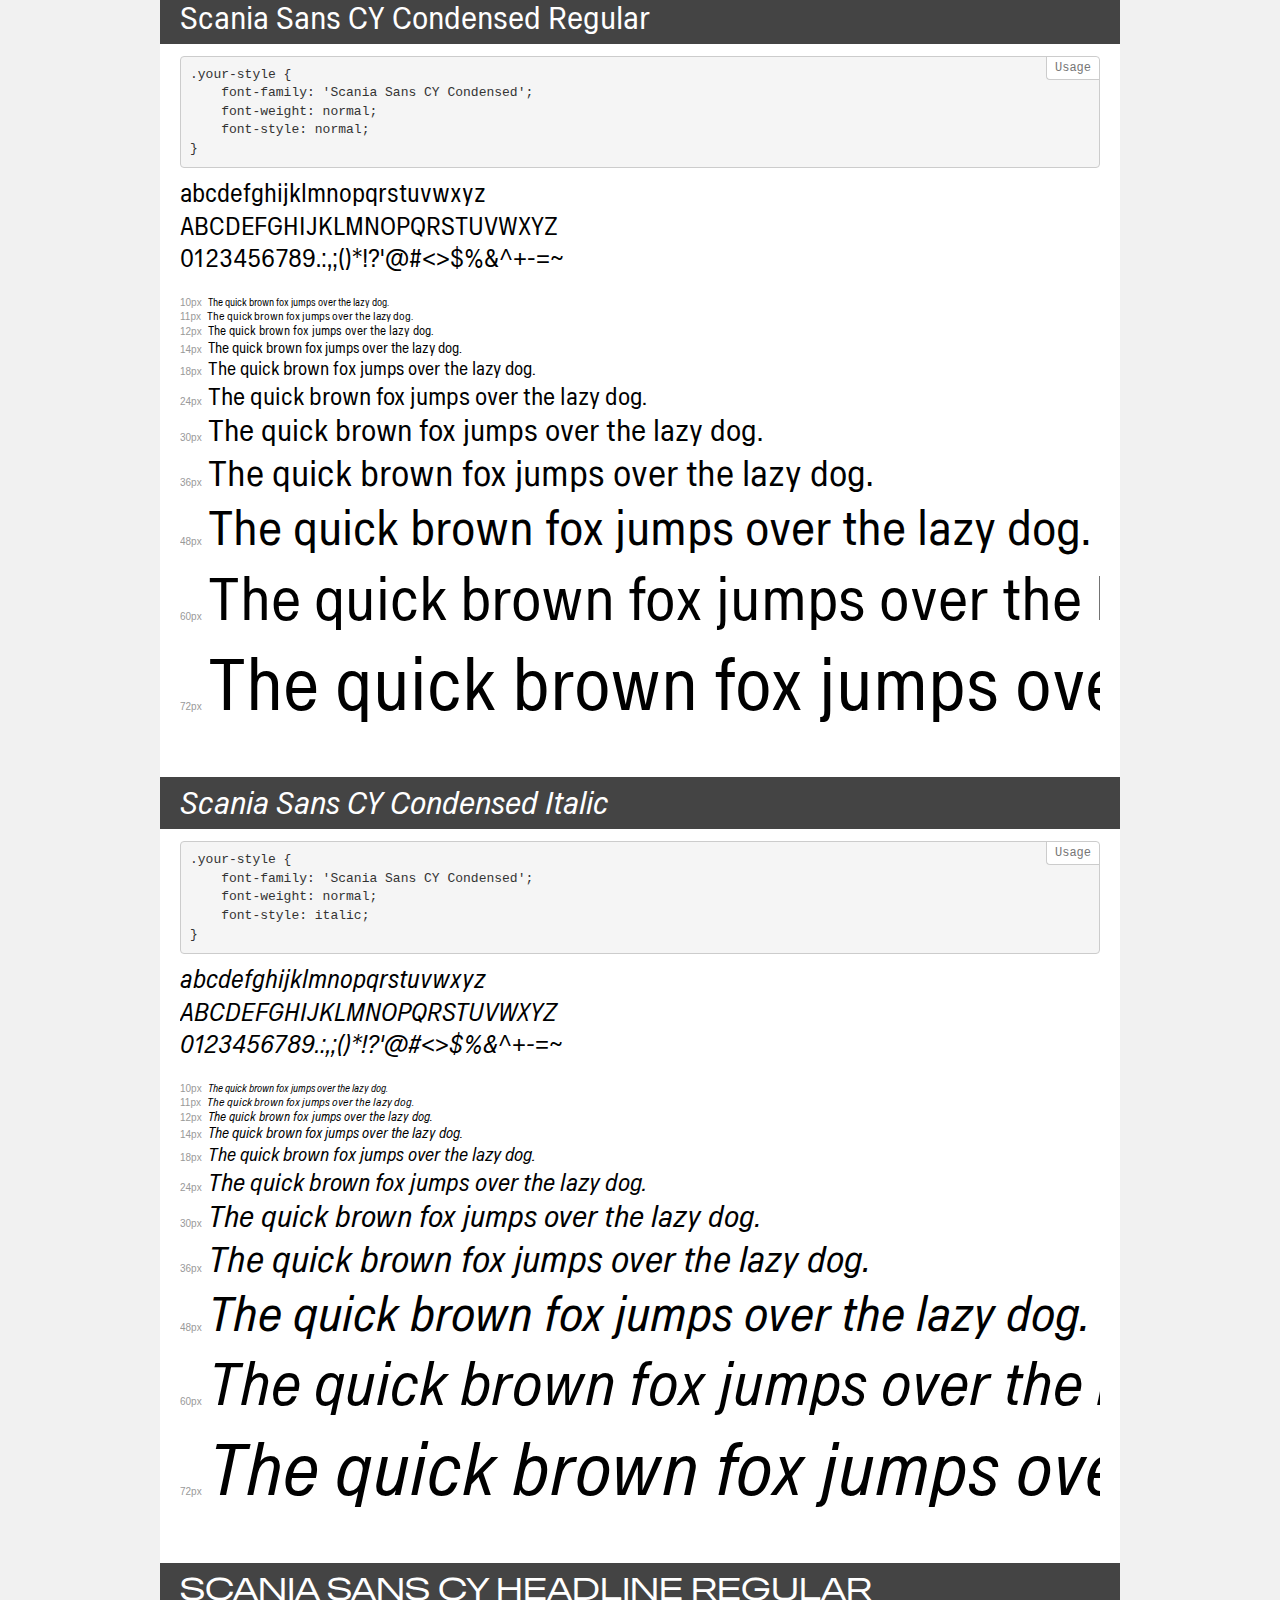
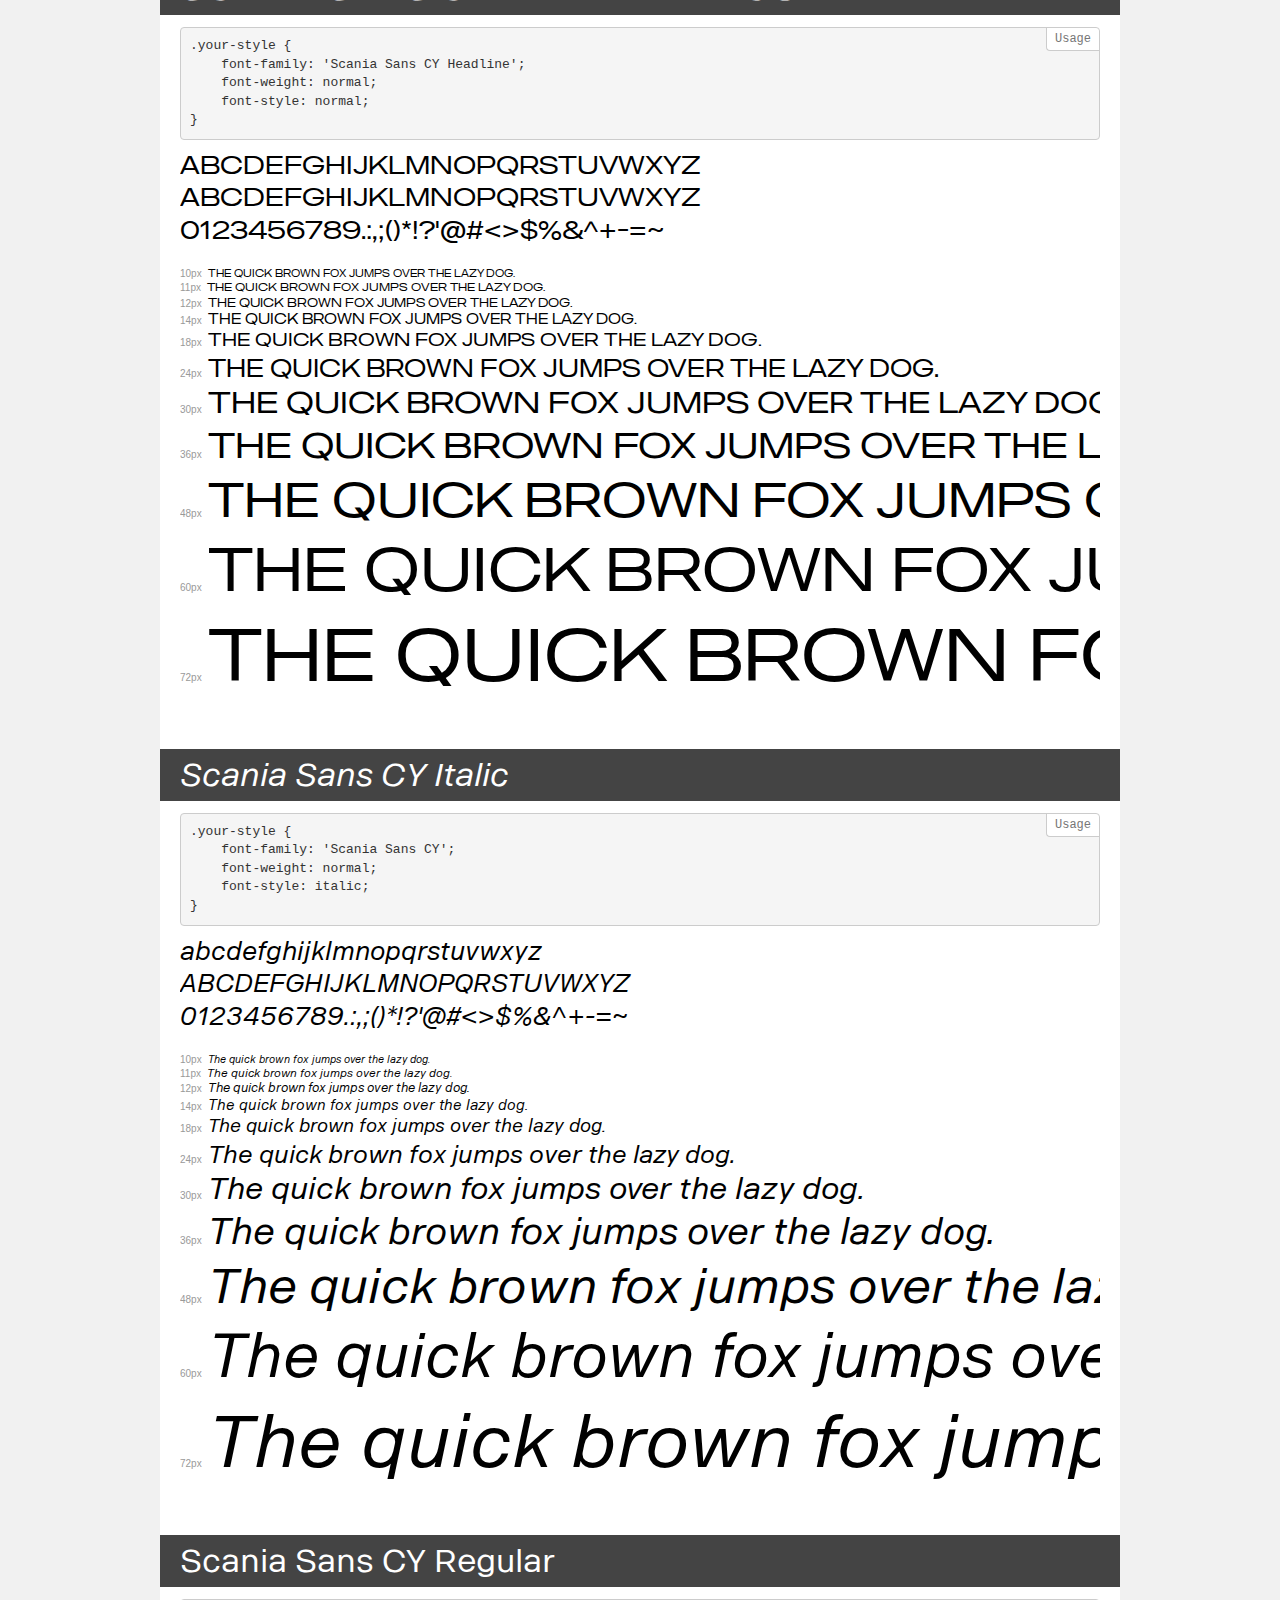
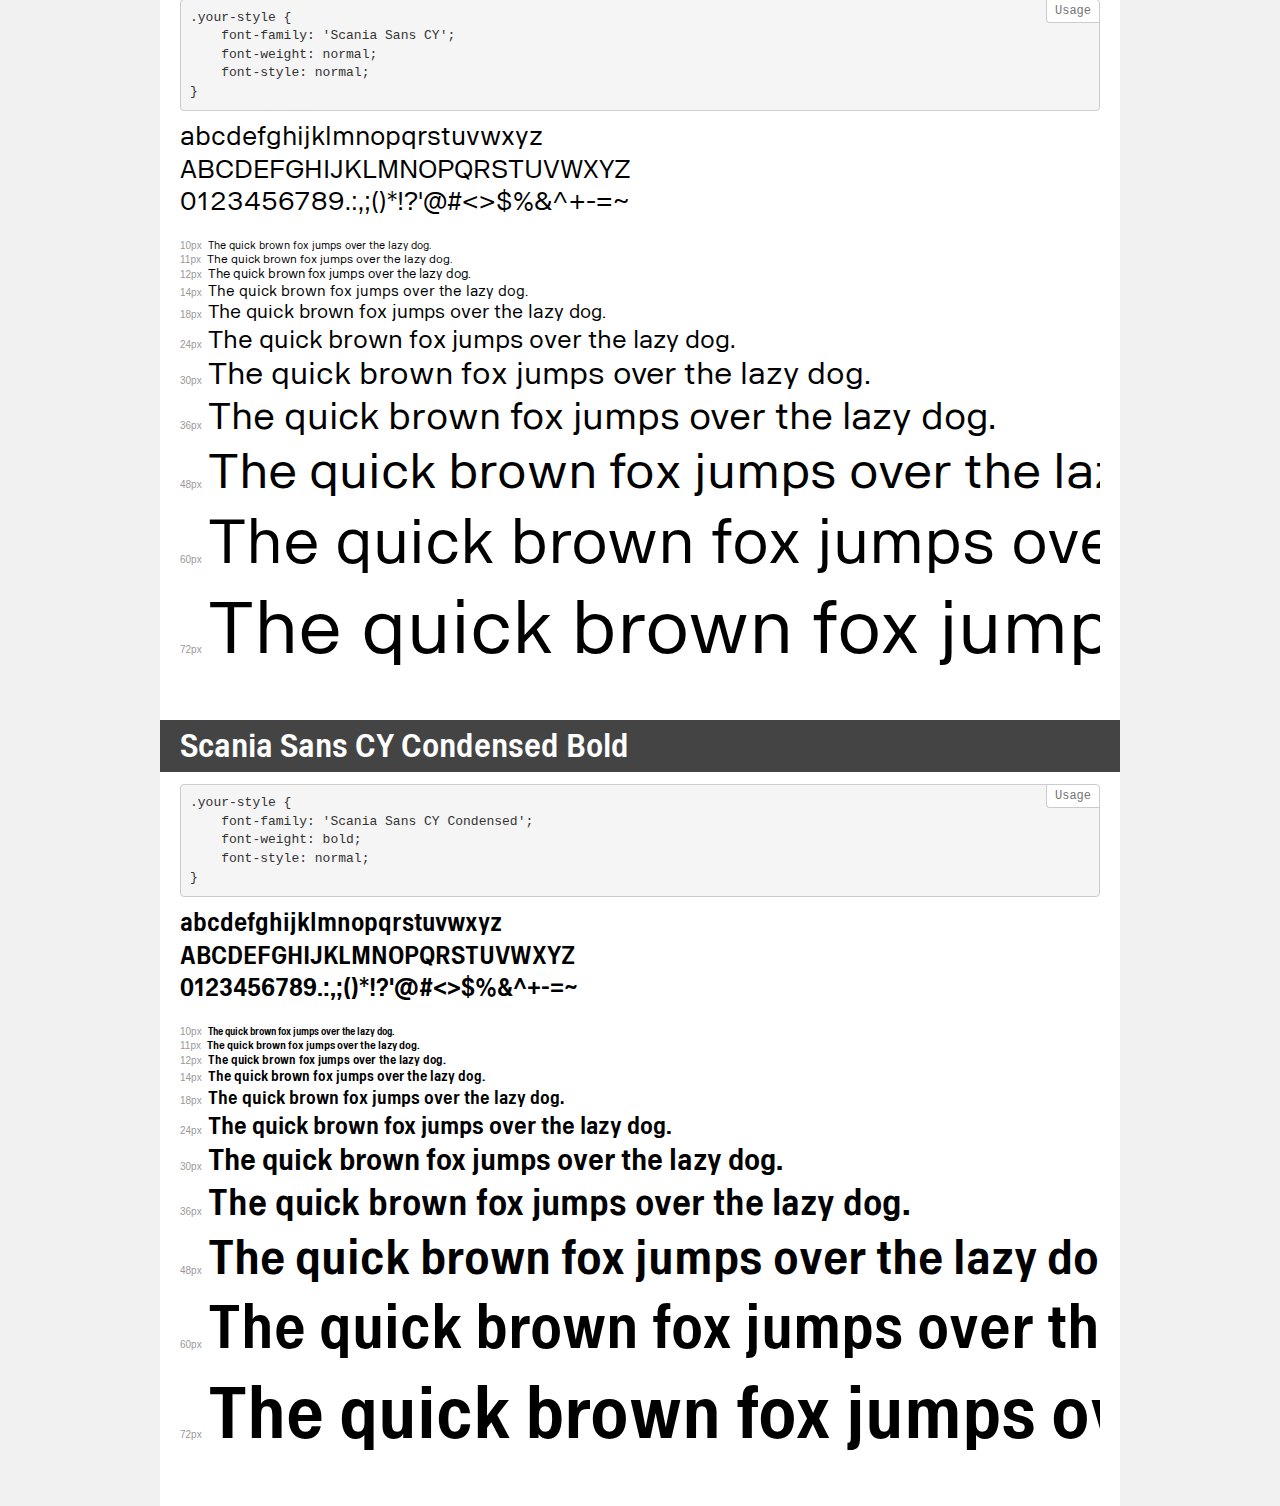
<file: Project 2/fonts/scania/demo.html>
<!DOCTYPE html>
<html>
<head>
    <meta charset="utf-8">
    <meta http-equiv="X-UA-Compatible" content="IE=edge">
    <meta name="viewport" content="width=device-width, initial-scale=1">
    <meta name="robots" content="noindex, noarchive">
    <meta name="format-detection" content="telephone=no">
    <title>Transfonter demo</title>
    <link href="stylesheet.css" rel="stylesheet">
    <style>
        /*
        http://meyerweb.com/eric/tools/css/reset/
        v2.0 | 20110126
        License: none (public domain)
        */
        html, body, div, span, applet, object, iframe,
        h1, h2, h3, h4, h5, h6, p, blockquote, pre,
        a, abbr, acronym, address, big, cite, code,
        del, dfn, em, img, ins, kbd, q, s, samp,
        small, strike, strong, sub, sup, tt, var,
        b, u, i, center,
        dl, dt, dd, ol, ul, li,
        fieldset, form, label, legend,
        table, caption, tbody, tfoot, thead, tr, th, td,
        article, aside, canvas, details, embed,
        figure, figcaption, footer, header, hgroup,
        menu, nav, output, ruby, section, summary,
        time, mark, audio, video {
            margin: 0;
            padding: 0;
            border: 0;
            font-size: 100%;
            font: inherit;
            vertical-align: baseline;
        }
        /* HTML5 display-role reset for older browsers */
        article, aside, details, figcaption, figure,
        footer, header, hgroup, menu, nav, section {
            display: block;
        }
        body {
            line-height: 1;
        }
        ol, ul {
            list-style: none;
        }
        blockquote, q {
            quotes: none;
        }
        blockquote:before, blockquote:after,
        q:before, q:after {
            content: '';
            content: none;
        }
        table {
            border-collapse: collapse;
            border-spacing: 0;
        }
        /* common styles */
        body {
            background: #f1f1f1;
            color: #000;
        }
        .page {
            background: #fff;
            width: 920px;
            margin: 0 auto;
            padding: 20px 20px 0 20px;
            overflow: hidden;
        }
        .font-container {
            overflow-x: auto;
            overflow-y: hidden;
            margin-bottom: 40px;
            line-height: 1.3;
            white-space: nowrap;
            padding-bottom: 5px;
        }
        h1 {
            position: relative;
            background: #444;
            font-size: 32px;
            color: #fff;
            padding: 10px 20px;
            margin: 0 -20px 12px -20px;
        }
        .letters {
            font-size: 25px;
            margin-bottom: 20px;
        }
        .s10:before {
            content: '10px';
        }
        .s11:before {
            content: '11px';
        }
        .s12:before {
            content: '12px';
        }
        .s14:before {
            content: '14px';
        }
        .s18:before {
            content: '18px';
        }
        .s24:before {
            content: '24px';
        }
        .s30:before {
            content: '30px';
        }
        .s36:before {
            content: '36px';
        }
        .s48:before {
            content: '48px';
        }
        .s60:before {
            content: '60px';
        }
        .s72:before {
            content: '72px';
        }
        .s10:before, .s11:before, .s12:before, .s14:before,
        .s18:before, .s24:before, .s30:before, .s36:before,
        .s48:before, .s60:before, .s72:before {
            font-family: Arial, sans-serif;
            font-size: 10px;
            font-weight: normal;
            font-style: normal;
            color: #999;
            padding-right: 6px;
        }
        pre {
            display: block;
            position: relative;
            padding: 9px;
            margin: 0 0 10px;
            font-family: Monaco, Menlo, Consolas, "Courier New", monospace !important;
            font-size: 13px;
            line-height: 1.428571429;
            color: #333;
            font-weight: normal !important;
            font-style: normal !important;
            background-color: #f5f5f5;
            border: 1px solid #ccc;
            overflow-x: auto;
            border-radius: 4px;
        }
        pre:after {
            display: block;
            position: absolute;
            right: 0;
            top: 0;
            content: 'Usage';
            line-height: 1;
            padding: 5px 8px;
            font-size: 12px;
            color: #767676;
            background-color: #fff;
            border: 1px solid #ccc;
            border-right: none;
            border-top: none;
            border-radius: 0 4px 0 4px;
            z-index: 10;
        }
        /* responsive */
        @media (max-width: 959px) {
            .page {
                width: auto;
                margin: 0;
            }
        }
    </style>
</head>
<body>
<div class="page">
    <div class="demo" style="font-family: 'Scania Sans CY Headline'; font-weight: bold; font-style: normal;">
        <h1>Scania Sans CY Headline Bold</h1>
        <pre>.your-style {
    font-family: 'Scania Sans CY Headline';
    font-weight: bold;
    font-style: normal;
}</pre>
        <div class="font-container">
            <p class="letters">
                abcdefghijklmnopqrstuvwxyz<br>
ABCDEFGHIJKLMNOPQRSTUVWXYZ<br>
                0123456789.:,;()*!?'@#<>$%&^+-=~
            </p>
            <p class="s10" style="font-size: 10px;">The quick brown fox jumps over the lazy dog.</p>
            <p class="s11" style="font-size: 11px;">The quick brown fox jumps over the lazy dog.</p>
            <p class="s12" style="font-size: 12px;">The quick brown fox jumps over the lazy dog.</p>
            <p class="s14" style="font-size: 14px;">The quick brown fox jumps over the lazy dog.</p>
            <p class="s18" style="font-size: 18px;">The quick brown fox jumps over the lazy dog.</p>
            <p class="s24" style="font-size: 24px;">The quick brown fox jumps over the lazy dog.</p>
            <p class="s30" style="font-size: 30px;">The quick brown fox jumps over the lazy dog.</p>
            <p class="s36" style="font-size: 36px;">The quick brown fox jumps over the lazy dog.</p>
            <p class="s48" style="font-size: 48px;">The quick brown fox jumps over the lazy dog.</p>
            <p class="s60" style="font-size: 60px;">The quick brown fox jumps over the lazy dog.</p>
            <p class="s72" style="font-size: 72px;">The quick brown fox jumps over the lazy dog.</p>
        </div>
    </div>
    <div class="demo" style="font-family: 'Scania Sans CY'; font-weight: bold; font-style: normal;">
        <h1>Scania Sans CY Bold</h1>
        <pre>.your-style {
    font-family: 'Scania Sans CY';
    font-weight: bold;
    font-style: normal;
}</pre>
        <div class="font-container">
            <p class="letters">
                abcdefghijklmnopqrstuvwxyz<br>
ABCDEFGHIJKLMNOPQRSTUVWXYZ<br>
                0123456789.:,;()*!?'@#<>$%&^+-=~
            </p>
            <p class="s10" style="font-size: 10px;">The quick brown fox jumps over the lazy dog.</p>
            <p class="s11" style="font-size: 11px;">The quick brown fox jumps over the lazy dog.</p>
            <p class="s12" style="font-size: 12px;">The quick brown fox jumps over the lazy dog.</p>
            <p class="s14" style="font-size: 14px;">The quick brown fox jumps over the lazy dog.</p>
            <p class="s18" style="font-size: 18px;">The quick brown fox jumps over the lazy dog.</p>
            <p class="s24" style="font-size: 24px;">The quick brown fox jumps over the lazy dog.</p>
            <p class="s30" style="font-size: 30px;">The quick brown fox jumps over the lazy dog.</p>
            <p class="s36" style="font-size: 36px;">The quick brown fox jumps over the lazy dog.</p>
            <p class="s48" style="font-size: 48px;">The quick brown fox jumps over the lazy dog.</p>
            <p class="s60" style="font-size: 60px;">The quick brown fox jumps over the lazy dog.</p>
            <p class="s72" style="font-size: 72px;">The quick brown fox jumps over the lazy dog.</p>
        </div>
    </div>
    <div class="demo" style="font-family: 'Scania Sans CY Condensed'; font-weight: normal; font-style: normal;">
        <h1>Scania Sans CY Condensed Regular</h1>
        <pre>.your-style {
    font-family: 'Scania Sans CY Condensed';
    font-weight: normal;
    font-style: normal;
}</pre>
        <div class="font-container">
            <p class="letters">
                abcdefghijklmnopqrstuvwxyz<br>
ABCDEFGHIJKLMNOPQRSTUVWXYZ<br>
                0123456789.:,;()*!?'@#<>$%&^+-=~
            </p>
            <p class="s10" style="font-size: 10px;">The quick brown fox jumps over the lazy dog.</p>
            <p class="s11" style="font-size: 11px;">The quick brown fox jumps over the lazy dog.</p>
            <p class="s12" style="font-size: 12px;">The quick brown fox jumps over the lazy dog.</p>
            <p class="s14" style="font-size: 14px;">The quick brown fox jumps over the lazy dog.</p>
            <p class="s18" style="font-size: 18px;">The quick brown fox jumps over the lazy dog.</p>
            <p class="s24" style="font-size: 24px;">The quick brown fox jumps over the lazy dog.</p>
            <p class="s30" style="font-size: 30px;">The quick brown fox jumps over the lazy dog.</p>
            <p class="s36" style="font-size: 36px;">The quick brown fox jumps over the lazy dog.</p>
            <p class="s48" style="font-size: 48px;">The quick brown fox jumps over the lazy dog.</p>
            <p class="s60" style="font-size: 60px;">The quick brown fox jumps over the lazy dog.</p>
            <p class="s72" style="font-size: 72px;">The quick brown fox jumps over the lazy dog.</p>
        </div>
    </div>
    <div class="demo" style="font-family: 'Scania Sans CY Condensed'; font-weight: normal; font-style: italic;">
        <h1>Scania Sans CY Condensed Italic</h1>
        <pre>.your-style {
    font-family: 'Scania Sans CY Condensed';
    font-weight: normal;
    font-style: italic;
}</pre>
        <div class="font-container">
            <p class="letters">
                abcdefghijklmnopqrstuvwxyz<br>
ABCDEFGHIJKLMNOPQRSTUVWXYZ<br>
                0123456789.:,;()*!?'@#<>$%&^+-=~
            </p>
            <p class="s10" style="font-size: 10px;">The quick brown fox jumps over the lazy dog.</p>
            <p class="s11" style="font-size: 11px;">The quick brown fox jumps over the lazy dog.</p>
            <p class="s12" style="font-size: 12px;">The quick brown fox jumps over the lazy dog.</p>
            <p class="s14" style="font-size: 14px;">The quick brown fox jumps over the lazy dog.</p>
            <p class="s18" style="font-size: 18px;">The quick brown fox jumps over the lazy dog.</p>
            <p class="s24" style="font-size: 24px;">The quick brown fox jumps over the lazy dog.</p>
            <p class="s30" style="font-size: 30px;">The quick brown fox jumps over the lazy dog.</p>
            <p class="s36" style="font-size: 36px;">The quick brown fox jumps over the lazy dog.</p>
            <p class="s48" style="font-size: 48px;">The quick brown fox jumps over the lazy dog.</p>
            <p class="s60" style="font-size: 60px;">The quick brown fox jumps over the lazy dog.</p>
            <p class="s72" style="font-size: 72px;">The quick brown fox jumps over the lazy dog.</p>
        </div>
    </div>
    <div class="demo" style="font-family: 'Scania Sans CY Headline'; font-weight: normal; font-style: normal;">
        <h1>Scania Sans CY Headline Regular</h1>
        <pre>.your-style {
    font-family: 'Scania Sans CY Headline';
    font-weight: normal;
    font-style: normal;
}</pre>
        <div class="font-container">
            <p class="letters">
                abcdefghijklmnopqrstuvwxyz<br>
ABCDEFGHIJKLMNOPQRSTUVWXYZ<br>
                0123456789.:,;()*!?'@#<>$%&^+-=~
            </p>
            <p class="s10" style="font-size: 10px;">The quick brown fox jumps over the lazy dog.</p>
            <p class="s11" style="font-size: 11px;">The quick brown fox jumps over the lazy dog.</p>
            <p class="s12" style="font-size: 12px;">The quick brown fox jumps over the lazy dog.</p>
            <p class="s14" style="font-size: 14px;">The quick brown fox jumps over the lazy dog.</p>
            <p class="s18" style="font-size: 18px;">The quick brown fox jumps over the lazy dog.</p>
            <p class="s24" style="font-size: 24px;">The quick brown fox jumps over the lazy dog.</p>
            <p class="s30" style="font-size: 30px;">The quick brown fox jumps over the lazy dog.</p>
            <p class="s36" style="font-size: 36px;">The quick brown fox jumps over the lazy dog.</p>
            <p class="s48" style="font-size: 48px;">The quick brown fox jumps over the lazy dog.</p>
            <p class="s60" style="font-size: 60px;">The quick brown fox jumps over the lazy dog.</p>
            <p class="s72" style="font-size: 72px;">The quick brown fox jumps over the lazy dog.</p>
        </div>
    </div>
    <div class="demo" style="font-family: 'Scania Sans CY'; font-weight: normal; font-style: italic;">
        <h1>Scania Sans CY Italic</h1>
        <pre>.your-style {
    font-family: 'Scania Sans CY';
    font-weight: normal;
    font-style: italic;
}</pre>
        <div class="font-container">
            <p class="letters">
                abcdefghijklmnopqrstuvwxyz<br>
ABCDEFGHIJKLMNOPQRSTUVWXYZ<br>
                0123456789.:,;()*!?'@#<>$%&^+-=~
            </p>
            <p class="s10" style="font-size: 10px;">The quick brown fox jumps over the lazy dog.</p>
            <p class="s11" style="font-size: 11px;">The quick brown fox jumps over the lazy dog.</p>
            <p class="s12" style="font-size: 12px;">The quick brown fox jumps over the lazy dog.</p>
            <p class="s14" style="font-size: 14px;">The quick brown fox jumps over the lazy dog.</p>
            <p class="s18" style="font-size: 18px;">The quick brown fox jumps over the lazy dog.</p>
            <p class="s24" style="font-size: 24px;">The quick brown fox jumps over the lazy dog.</p>
            <p class="s30" style="font-size: 30px;">The quick brown fox jumps over the lazy dog.</p>
            <p class="s36" style="font-size: 36px;">The quick brown fox jumps over the lazy dog.</p>
            <p class="s48" style="font-size: 48px;">The quick brown fox jumps over the lazy dog.</p>
            <p class="s60" style="font-size: 60px;">The quick brown fox jumps over the lazy dog.</p>
            <p class="s72" style="font-size: 72px;">The quick brown fox jumps over the lazy dog.</p>
        </div>
    </div>
    <div class="demo" style="font-family: 'Scania Sans CY'; font-weight: normal; font-style: normal;">
        <h1>Scania Sans CY Regular</h1>
        <pre>.your-style {
    font-family: 'Scania Sans CY';
    font-weight: normal;
    font-style: normal;
}</pre>
        <div class="font-container">
            <p class="letters">
                abcdefghijklmnopqrstuvwxyz<br>
ABCDEFGHIJKLMNOPQRSTUVWXYZ<br>
                0123456789.:,;()*!?'@#<>$%&^+-=~
            </p>
            <p class="s10" style="font-size: 10px;">The quick brown fox jumps over the lazy dog.</p>
            <p class="s11" style="font-size: 11px;">The quick brown fox jumps over the lazy dog.</p>
            <p class="s12" style="font-size: 12px;">The quick brown fox jumps over the lazy dog.</p>
            <p class="s14" style="font-size: 14px;">The quick brown fox jumps over the lazy dog.</p>
            <p class="s18" style="font-size: 18px;">The quick brown fox jumps over the lazy dog.</p>
            <p class="s24" style="font-size: 24px;">The quick brown fox jumps over the lazy dog.</p>
            <p class="s30" style="font-size: 30px;">The quick brown fox jumps over the lazy dog.</p>
            <p class="s36" style="font-size: 36px;">The quick brown fox jumps over the lazy dog.</p>
            <p class="s48" style="font-size: 48px;">The quick brown fox jumps over the lazy dog.</p>
            <p class="s60" style="font-size: 60px;">The quick brown fox jumps over the lazy dog.</p>
            <p class="s72" style="font-size: 72px;">The quick brown fox jumps over the lazy dog.</p>
        </div>
    </div>
    <div class="demo" style="font-family: 'Scania Sans CY Condensed'; font-weight: bold; font-style: normal;">
        <h1>Scania Sans CY Condensed Bold</h1>
        <pre>.your-style {
    font-family: 'Scania Sans CY Condensed';
    font-weight: bold;
    font-style: normal;
}</pre>
        <div class="font-container">
            <p class="letters">
                abcdefghijklmnopqrstuvwxyz<br>
ABCDEFGHIJKLMNOPQRSTUVWXYZ<br>
                0123456789.:,;()*!?'@#<>$%&^+-=~
            </p>
            <p class="s10" style="font-size: 10px;">The quick brown fox jumps over the lazy dog.</p>
            <p class="s11" style="font-size: 11px;">The quick brown fox jumps over the lazy dog.</p>
            <p class="s12" style="font-size: 12px;">The quick brown fox jumps over the lazy dog.</p>
            <p class="s14" style="font-size: 14px;">The quick brown fox jumps over the lazy dog.</p>
            <p class="s18" style="font-size: 18px;">The quick brown fox jumps over the lazy dog.</p>
            <p class="s24" style="font-size: 24px;">The quick brown fox jumps over the lazy dog.</p>
            <p class="s30" style="font-size: 30px;">The quick brown fox jumps over the lazy dog.</p>
            <p class="s36" style="font-size: 36px;">The quick brown fox jumps over the lazy dog.</p>
            <p class="s48" style="font-size: 48px;">The quick brown fox jumps over the lazy dog.</p>
            <p class="s60" style="font-size: 60px;">The quick brown fox jumps over the lazy dog.</p>
            <p class="s72" style="font-size: 72px;">The quick brown fox jumps over the lazy dog.</p>
        </div>
    </div>
</div>
</body>
</html>
</file>
<file: Project 2/fonts/lab/stylesheet.css>
@font-face {
    font-family: 'Lab Grotesque';
    src: url('LabGrotesque-ThinItalic.eot');
    src: local('Lab Grotesque Thin Italic'), local('LabGrotesque-ThinItalic'),
        url('LabGrotesque-ThinItalic.eot?#iefix') format('embedded-opentype'),
        url('LabGrotesque-ThinItalic.woff2') format('woff2'),
        url('LabGrotesque-ThinItalic.woff') format('woff'),
        url('LabGrotesque-ThinItalic.ttf') format('truetype');
    font-weight: 100;
    font-style: italic;
}

@font-face {
    font-family: 'Lab Grotesque';
    src: url('LabGrotesque-MediumItalic.eot');
    src: local('Lab Grotesque Medium Italic'), local('LabGrotesque-MediumItalic'),
        url('LabGrotesque-MediumItalic.eot?#iefix') format('embedded-opentype'),
        url('LabGrotesque-MediumItalic.woff2') format('woff2'),
        url('LabGrotesque-MediumItalic.woff') format('woff'),
        url('LabGrotesque-MediumItalic.ttf') format('truetype');
    font-weight: 500;
    font-style: italic;
}

@font-face {
    font-family: 'Lab Grotesque';
    src: url('LabGrotesque-Regular.eot');
    src: local('Lab Grotesque Regular'), local('LabGrotesque-Regular'),
        url('LabGrotesque-Regular.eot?#iefix') format('embedded-opentype'),
        url('LabGrotesque-Regular.woff2') format('woff2'),
        url('LabGrotesque-Regular.woff') format('woff'),
        url('LabGrotesque-Regular.ttf') format('truetype');
    font-weight: normal;
    font-style: normal;
}

@font-face {
    font-family: 'Lab Grotesque';
    src: url('LabGrotesque-LightItalic.eot');
    src: local('Lab Grotesque Light Italic'), local('LabGrotesque-LightItalic'),
        url('LabGrotesque-LightItalic.eot?#iefix') format('embedded-opentype'),
        url('LabGrotesque-LightItalic.woff2') format('woff2'),
        url('LabGrotesque-LightItalic.woff') format('woff'),
        url('LabGrotesque-LightItalic.ttf') format('truetype');
    font-weight: 300;
    font-style: italic;
}

@font-face {
    font-family: 'Lab Grotesque';
    src: url('LabGrotesque-Medium.eot');
    src: local('Lab Grotesque Medium'), local('LabGrotesque-Medium'),
        url('LabGrotesque-Medium.eot?#iefix') format('embedded-opentype'),
        url('LabGrotesque-Medium.woff2') format('woff2'),
        url('LabGrotesque-Medium.woff') format('woff'),
        url('LabGrotesque-Medium.ttf') format('truetype');
    font-weight: 500;
    font-style: normal;
}

@font-face {
    font-family: 'Lab Grotesque';
    src: url('LabGrotesque-Bold.eot');
    src: local('Lab Grotesque Bold'), local('LabGrotesque-Bold'),
        url('LabGrotesque-Bold.eot?#iefix') format('embedded-opentype'),
        url('LabGrotesque-Bold.woff2') format('woff2'),
        url('LabGrotesque-Bold.woff') format('woff'),
        url('LabGrotesque-Bold.ttf') format('truetype');
    font-weight: bold;
    font-style: normal;
}

@font-face {
    font-family: 'Lab Grotesque';
    src: url('LabGrotesque-Thin.eot');
    src: local('Lab Grotesque Thin'), local('LabGrotesque-Thin'),
        url('LabGrotesque-Thin.eot?#iefix') format('embedded-opentype'),
        url('LabGrotesque-Thin.woff2') format('woff2'),
        url('LabGrotesque-Thin.woff') format('woff'),
        url('LabGrotesque-Thin.ttf') format('truetype');
    font-weight: 100;
    font-style: normal;
}

@font-face {
    font-family: 'Lab Grotesque';
    src: url('LabGrotesque-Italic.eot');
    src: local('Lab Grotesque Italic'), local('LabGrotesque-Italic'),
        url('LabGrotesque-Italic.eot?#iefix') format('embedded-opentype'),
        url('LabGrotesque-Italic.woff2') format('woff2'),
        url('LabGrotesque-Italic.woff') format('woff'),
        url('LabGrotesque-Italic.ttf') format('truetype');
    font-weight: normal;
    font-style: italic;
}

@font-face {
    font-family: 'Lab Grotesque';
    src: url('LabGrotesque-BlackItalic.eot');
    src: local('Lab Grotesque Black Italic'), local('LabGrotesque-BlackItalic'),
        url('LabGrotesque-BlackItalic.eot?#iefix') format('embedded-opentype'),
        url('LabGrotesque-BlackItalic.woff2') format('woff2'),
        url('LabGrotesque-BlackItalic.woff') format('woff'),
        url('LabGrotesque-BlackItalic.ttf') format('truetype');
    font-weight: 900;
    font-style: italic;
}

@font-face {
    font-family: 'Lab Grotesque Mono';
    src: url('LabGrotesqueMono.eot');
    src: local('Lab Grotesque Mono'), local('LabGrotesqueMono'),
        url('LabGrotesqueMono.eot?#iefix') format('embedded-opentype'),
        url('LabGrotesqueMono.woff2') format('woff2'),
        url('LabGrotesqueMono.woff') format('woff'),
        url('LabGrotesqueMono.ttf') format('truetype');
    font-weight: normal;
    font-style: normal;
}

@font-face {
    font-family: 'Lab Grotesque';
    src: url('LabGrotesque-BoldItalic.eot');
    src: local('Lab Grotesque Bold Italic'), local('LabGrotesque-BoldItalic'),
        url('LabGrotesque-BoldItalic.eot?#iefix') format('embedded-opentype'),
        url('LabGrotesque-BoldItalic.woff2') format('woff2'),
        url('LabGrotesque-BoldItalic.woff') format('woff'),
        url('LabGrotesque-BoldItalic.ttf') format('truetype');
    font-weight: bold;
    font-style: italic;
}

@font-face {
    font-family: 'Lab Grotesque';
    src: url('LabGrotesque-Light.eot');
    src: local('Lab Grotesque Light'), local('LabGrotesque-Light'),
        url('LabGrotesque-Light.eot?#iefix') format('embedded-opentype'),
        url('LabGrotesque-Light.woff2') format('woff2'),
        url('LabGrotesque-Light.woff') format('woff'),
        url('LabGrotesque-Light.ttf') format('truetype');
    font-weight: 300;
    font-style: normal;
}

@font-face {
    font-family: 'Lab Grotesque Mono';
    src: url('LabGrotesqueMono-Bold.eot');
    src: local('Lab Grotesque Mono Bold'), local('LabGrotesqueMono-Bold'),
        url('LabGrotesqueMono-Bold.eot?#iefix') format('embedded-opentype'),
        url('LabGrotesqueMono-Bold.woff2') format('woff2'),
        url('LabGrotesqueMono-Bold.woff') format('woff'),
        url('LabGrotesqueMono-Bold.ttf') format('truetype');
    font-weight: bold;
    font-style: normal;
}

@font-face {
    font-family: 'Lab Grotesque';
    src: url('LabGrotesque-Black.eot');
    src: local('Lab Grotesque Black'), local('LabGrotesque-Black'),
        url('LabGrotesque-Black.eot?#iefix') format('embedded-opentype'),
        url('LabGrotesque-Black.woff2') format('woff2'),
        url('LabGrotesque-Black.woff') format('woff'),
        url('LabGrotesque-Black.ttf') format('truetype');
    font-weight: 900;
    font-style: normal;
}
</file>
<file: Project 2/fonts/scania/stylesheet.css>
@font-face {
    font-family: 'Scania Sans CY Headline';
    src: url('ScaniaSansCYHeadline-Bold.eot');
    src: local('Scania Sans CY Headline Bold'), local('ScaniaSansCYHeadline-Bold'),
        url('ScaniaSansCYHeadline-Bold.eot?#iefix') format('embedded-opentype'),
        url('ScaniaSansCYHeadline-Bold.woff2') format('woff2'),
        url('ScaniaSansCYHeadline-Bold.woff') format('woff'),
        url('ScaniaSansCYHeadline-Bold.ttf') format('truetype');
    font-weight: bold;
    font-style: normal;
}

@font-face {
    font-family: 'Scania Sans CY';
    src: url('ScaniaSansCY-Bold.eot');
    src: local('Scania Sans CY Bold'), local('ScaniaSansCY-Bold'),
        url('ScaniaSansCY-Bold.eot?#iefix') format('embedded-opentype'),
        url('ScaniaSansCY-Bold.woff2') format('woff2'),
        url('ScaniaSansCY-Bold.woff') format('woff'),
        url('ScaniaSansCY-Bold.ttf') format('truetype');
    font-weight: bold;
    font-style: normal;
}

@font-face {
    font-family: 'Scania Sans CY Condensed';
    src: url('ScaniaSansCYCondensed-Regular.eot');
    src: local('Scania Sans CY Condensed Regular'), local('ScaniaSansCYCondensed-Regular'),
        url('ScaniaSansCYCondensed-Regular.eot?#iefix') format('embedded-opentype'),
        url('ScaniaSansCYCondensed-Regular.woff2') format('woff2'),
        url('ScaniaSansCYCondensed-Regular.woff') format('woff'),
        url('ScaniaSansCYCondensed-Regular.ttf') format('truetype');
    font-weight: normal;
    font-style: normal;
}

@font-face {
    font-family: 'Scania Sans CY Condensed';
    src: url('ScaniaSansCYCondensed-Italic.eot');
    src: local('Scania Sans CY Condensed Italic'), local('ScaniaSansCYCondensed-Italic'),
        url('ScaniaSansCYCondensed-Italic.eot?#iefix') format('embedded-opentype'),
        url('ScaniaSansCYCondensed-Italic.woff2') format('woff2'),
        url('ScaniaSansCYCondensed-Italic.woff') format('woff'),
        url('ScaniaSansCYCondensed-Italic.ttf') format('truetype');
    font-weight: normal;
    font-style: italic;
}

@font-face {
    font-family: 'Scania Sans CY Headline';
    src: url('ScaniaSansCYHeadline-Regular.eot');
    src: local('Scania Sans CY Headline Regular'), local('ScaniaSansCYHeadline-Regular'),
        url('ScaniaSansCYHeadline-Regular.eot?#iefix') format('embedded-opentype'),
        url('ScaniaSansCYHeadline-Regular.woff2') format('woff2'),
        url('ScaniaSansCYHeadline-Regular.woff') format('woff'),
        url('ScaniaSansCYHeadline-Regular.ttf') format('truetype');
    font-weight: normal;
    font-style: normal;
}

@font-face {
    font-family: 'Scania Sans CY';
    src: url('ScaniaSansCY-Italic.eot');
    src: local('Scania Sans CY Italic'), local('ScaniaSansCY-Italic'),
        url('ScaniaSansCY-Italic.eot?#iefix') format('embedded-opentype'),
        url('ScaniaSansCY-Italic.woff2') format('woff2'),
        url('ScaniaSansCY-Italic.woff') format('woff'),
        url('ScaniaSansCY-Italic.ttf') format('truetype');
    font-weight: normal;
    font-style: italic;
}

@font-face {
    font-family: 'Scania Sans CY';
    src: url('ScaniaSansCY-Regular.eot');
    src: local('Scania Sans CY Regular'), local('ScaniaSansCY-Regular'),
        url('ScaniaSansCY-Regular.eot?#iefix') format('embedded-opentype'),
        url('ScaniaSansCY-Regular.woff2') format('woff2'),
        url('ScaniaSansCY-Regular.woff') format('woff'),
        url('ScaniaSansCY-Regular.ttf') format('truetype');
    font-weight: normal;
    font-style: normal;
}

@font-face {
    font-family: 'Scania Sans CY Condensed';
    src: url('ScaniaSansCYCondensed-Bold.eot');
    src: local('Scania Sans CY Condensed Bold'), local('ScaniaSansCYCondensed-Bold'),
        url('ScaniaSansCYCondensed-Bold.eot?#iefix') format('embedded-opentype'),
        url('ScaniaSansCYCondensed-Bold.woff2') format('woff2'),
        url('ScaniaSansCYCondensed-Bold.woff') format('woff'),
        url('ScaniaSansCYCondensed-Bold.ttf') format('truetype');
    font-weight: bold;
    font-style: normal;
}
</file>
